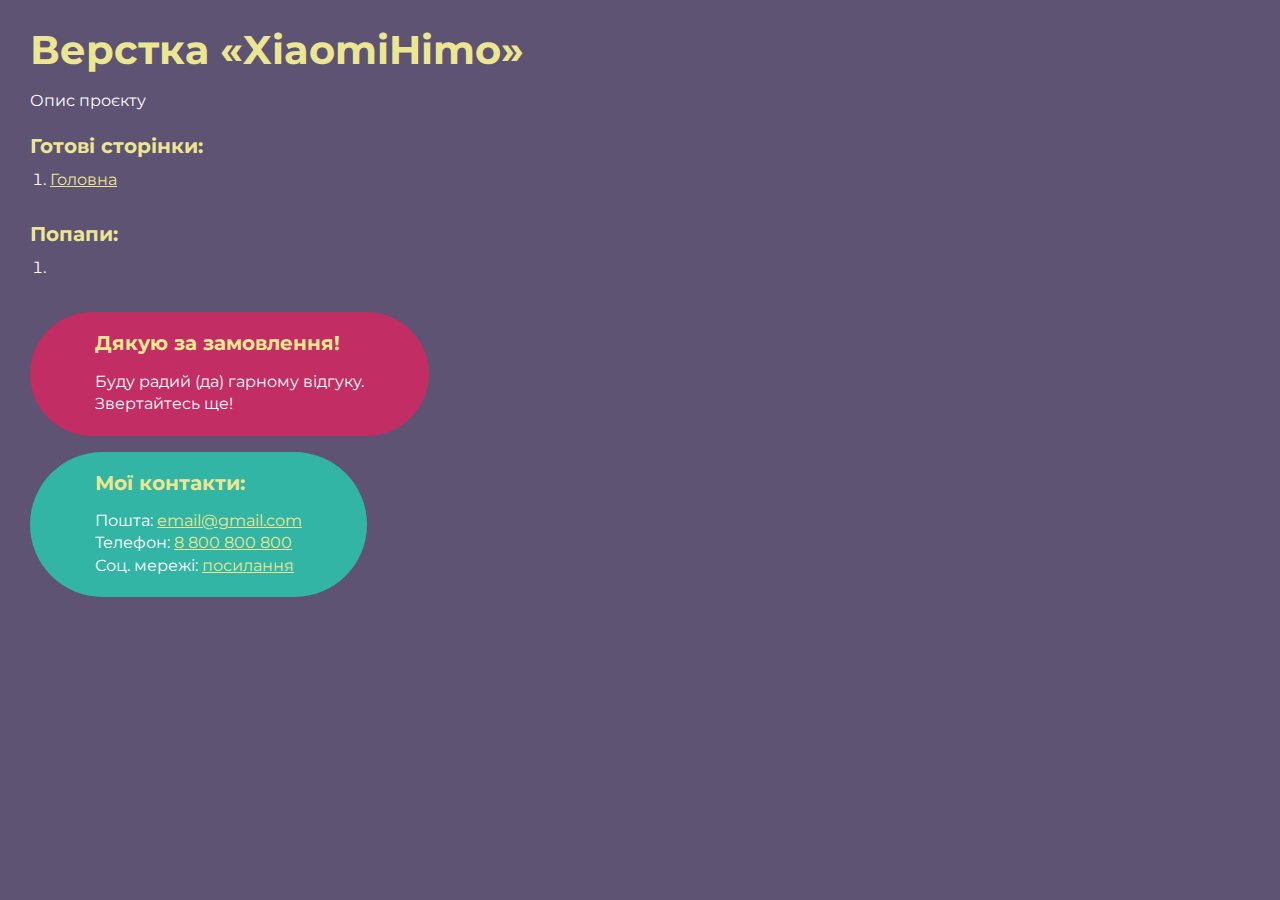
<file: index.html>
<!DOCTYPE html>
<html>

<head>
	<meta charset="UTF-8">
	<meta name="viewport" content="width=device-width, initial-scale=1.0">
	<title>Верстка «XiaomiHimo»</title>
</head>

<body>
	<div class="rootpage">
		<h1>Верстка «XiaomiHimo»</h1>
		<div class="rootpage__info">
			Опис проєкту
		</div>
		<h2>Готові сторінки:</h2>
		<ol class="rootpage__list">
			<li><a target="_blank" href="home.html">Головна</a></li>
		</ol>
		<h2>Попапи:</h2>
		<ol class="rootpage__list">
			<li><a target="_blank" href="home.html#"></a></li>
		</ol>
		<div class="rootpage__tnx">
			<h2>Дякую за замовлення!</h2>
			<p>Буду радий (да) гарному відгуку.</p>
			<p>Звертайтесь ще!</p>
		</div>
		<div class="rootpage__contacts">
			<h2>Мої контакти:</h2>
			<p>Пошта: <a href="mailto:email@gmail.com">email@gmail.com</a></p>
			<p>Телефон: <a href="tel:8800800800">8 800 800 800</a></p>
			<p>Соц. мережі: <a href="">посилання</a></p>
		</div>
	</div>
</body>
<style>
	@charset "UTF-8";
	@import url("https://fonts.googleapis.com/css?family=Montserrat:regular,700&display=swap");

	*,
	*::before,
	*::after {
		padding: 0px;
		margin: 0px;
		border: 0px;
		box-sizing: border-box;
	}

	html,
	body {
		height: 100%;
		margin: 0;
		padding: 0;
		min-width: 320px;
		width: 100%;
		color: #fff;
		background-color: #5e5373;
	}

	body {
		font-family: Montserrat;
		font-size: 100%;
		line-height: 1;
		font-size: 1rem;
	}

	a {
		text-decoration: underline;
		color: #ebe691
	}

	a:visited {
		text-decoration: underline;
		color: #aaa768;
	}

	a:hover {
		text-decoration: none;
	}

	ul li {
		list-style: none;
	}

	img {
		vertical-align: top;
	}

	.wrapper {
		width: 100%;
		min-height: 100%;
		overflow: hidden;
	}

	.rootpage {
		padding: 30px;
		display: flex;
		flex-direction: column;
		align-items: flex-start;
	}

	@media (max-width: 767px) {
		.rootpage {
			padding: 30px 15px;
		}
	}

	h1 {
		color: #ebe691;
		font-size: 2.5rem;
		margin: 0px 0px 1.25rem 0px;
	}

	@media (max-width: 767px) {
		h1 {
			font-size: 1.85rem;
			margin: 0px 0px 1.25rem 0px;
		}
	}

	h2 {
		color: #ebe691;
		font-size: 1.25rem;
		margin: 0px 0px 1rem 0px;
	}

	@media (max-width: 767px) {
		h2 {
			font-size: 1.125rem;
			margin: 0px 0px 1rem 0px;
		}
	}

	.rootpage__info {
		line-height: 140%;
		margin: 0px 0px 1.5rem 0px;
	}

	.rootpage__list {
		margin: 0px 0px 2.25rem 1.25rem;
	}

	.rootpage__list li:not(:last-child) {
		margin: 0px 0px 15px 0px;
	}

	.rootpage__contacts,
	.rootpage__tnx {
		border-radius: 200px;
		padding: 20px 65px;
		line-height: 140%;
	}

	@media (max-width: 767px) {

		.rootpage__contacts,
		.rootpage__tnx {
			border-radius: 40px;
			padding: 20px;
		}
	}

	.rootpage__contacts {
		background: #32b5a4;

	}

	.rootpage__contacts a {
		color: #ebe691;
	}

	.rootpage__tnx {
		background: #c22d63;
		margin: 0px 0px 1rem 0px;
	}
</style>

</html>
</file>
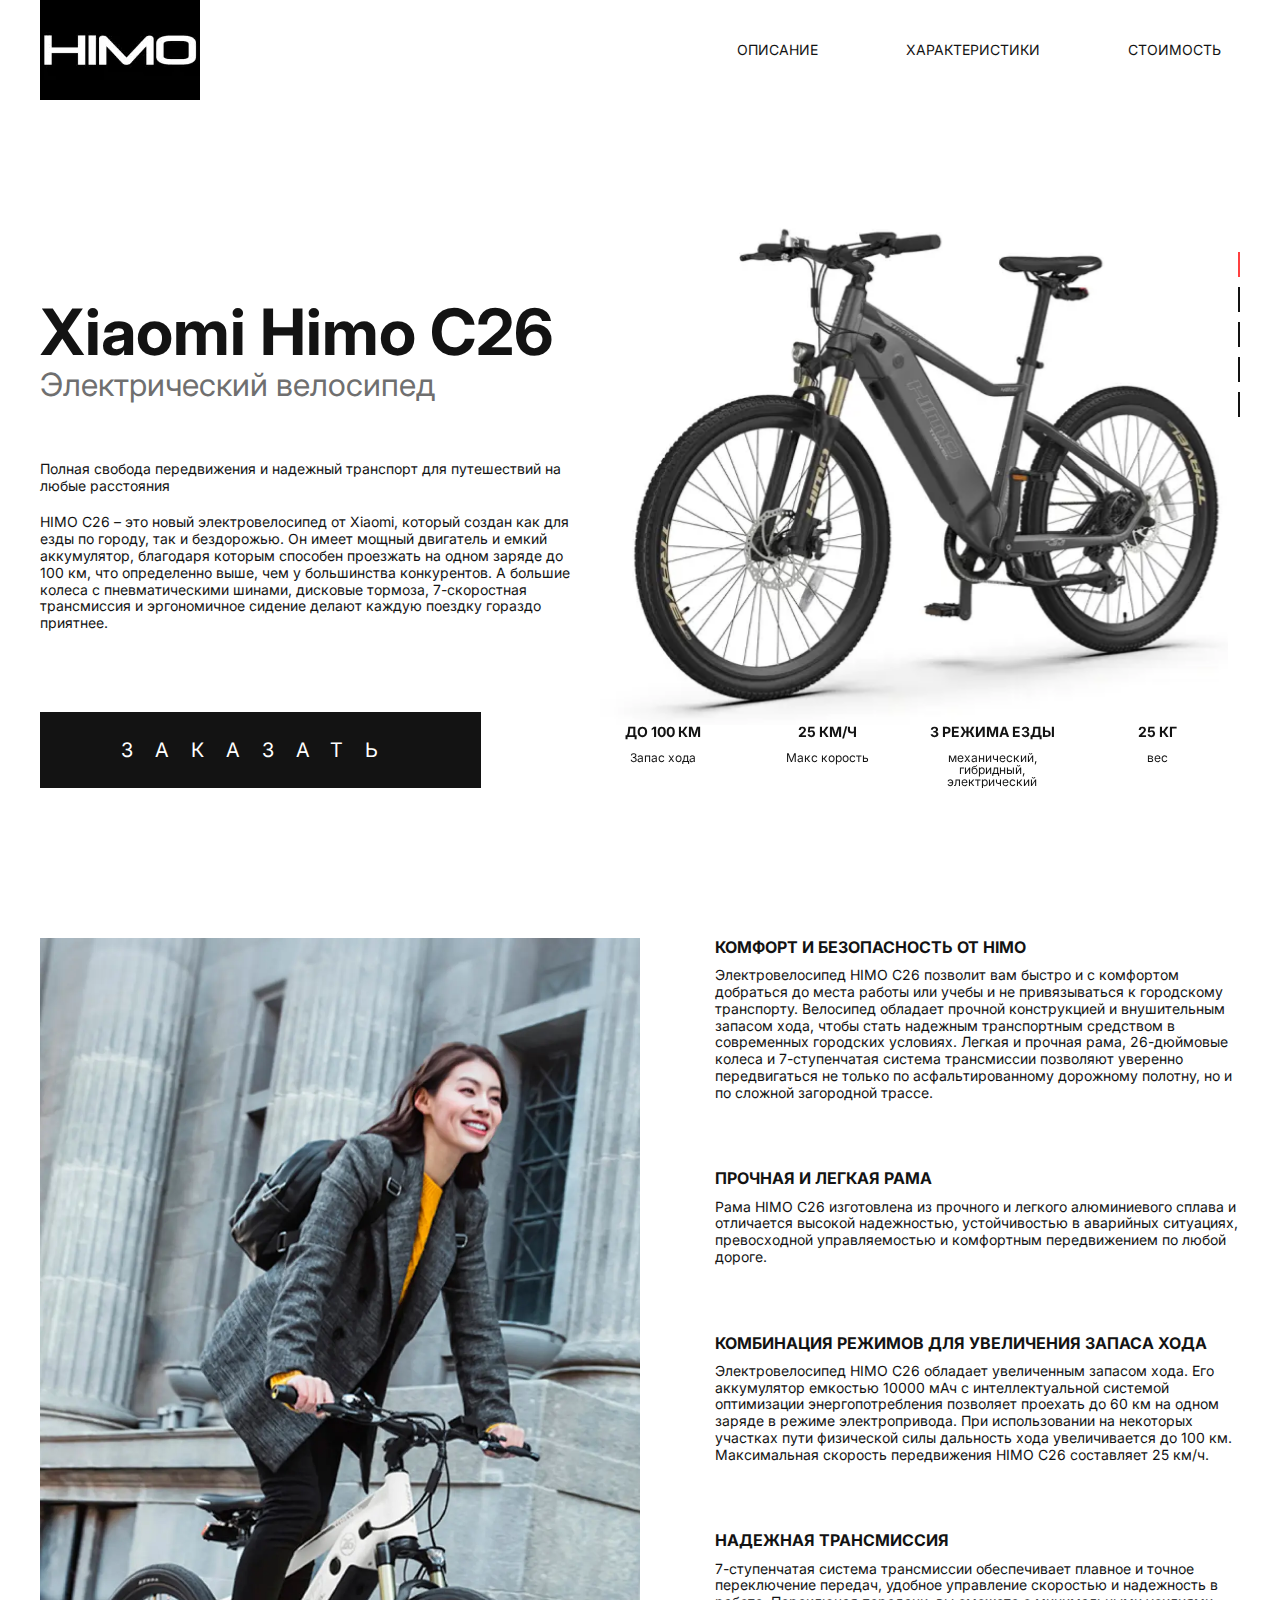
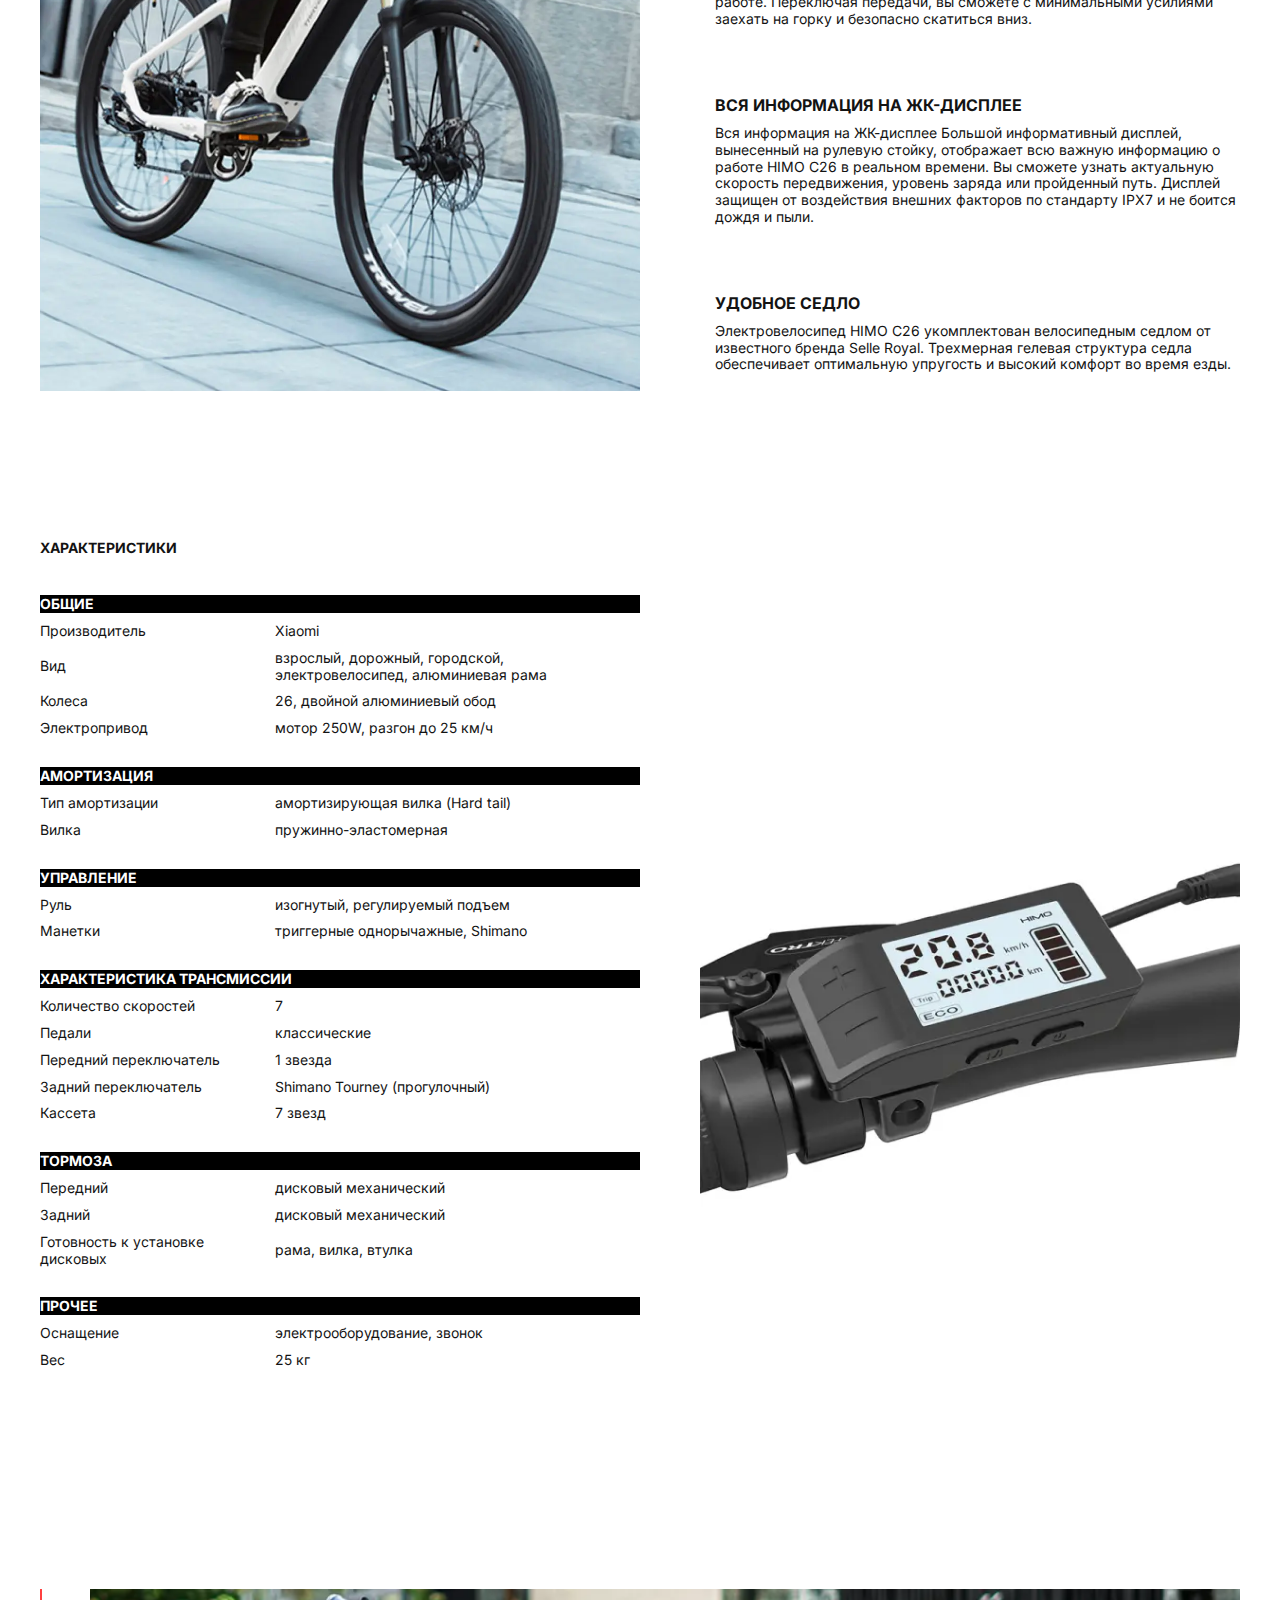
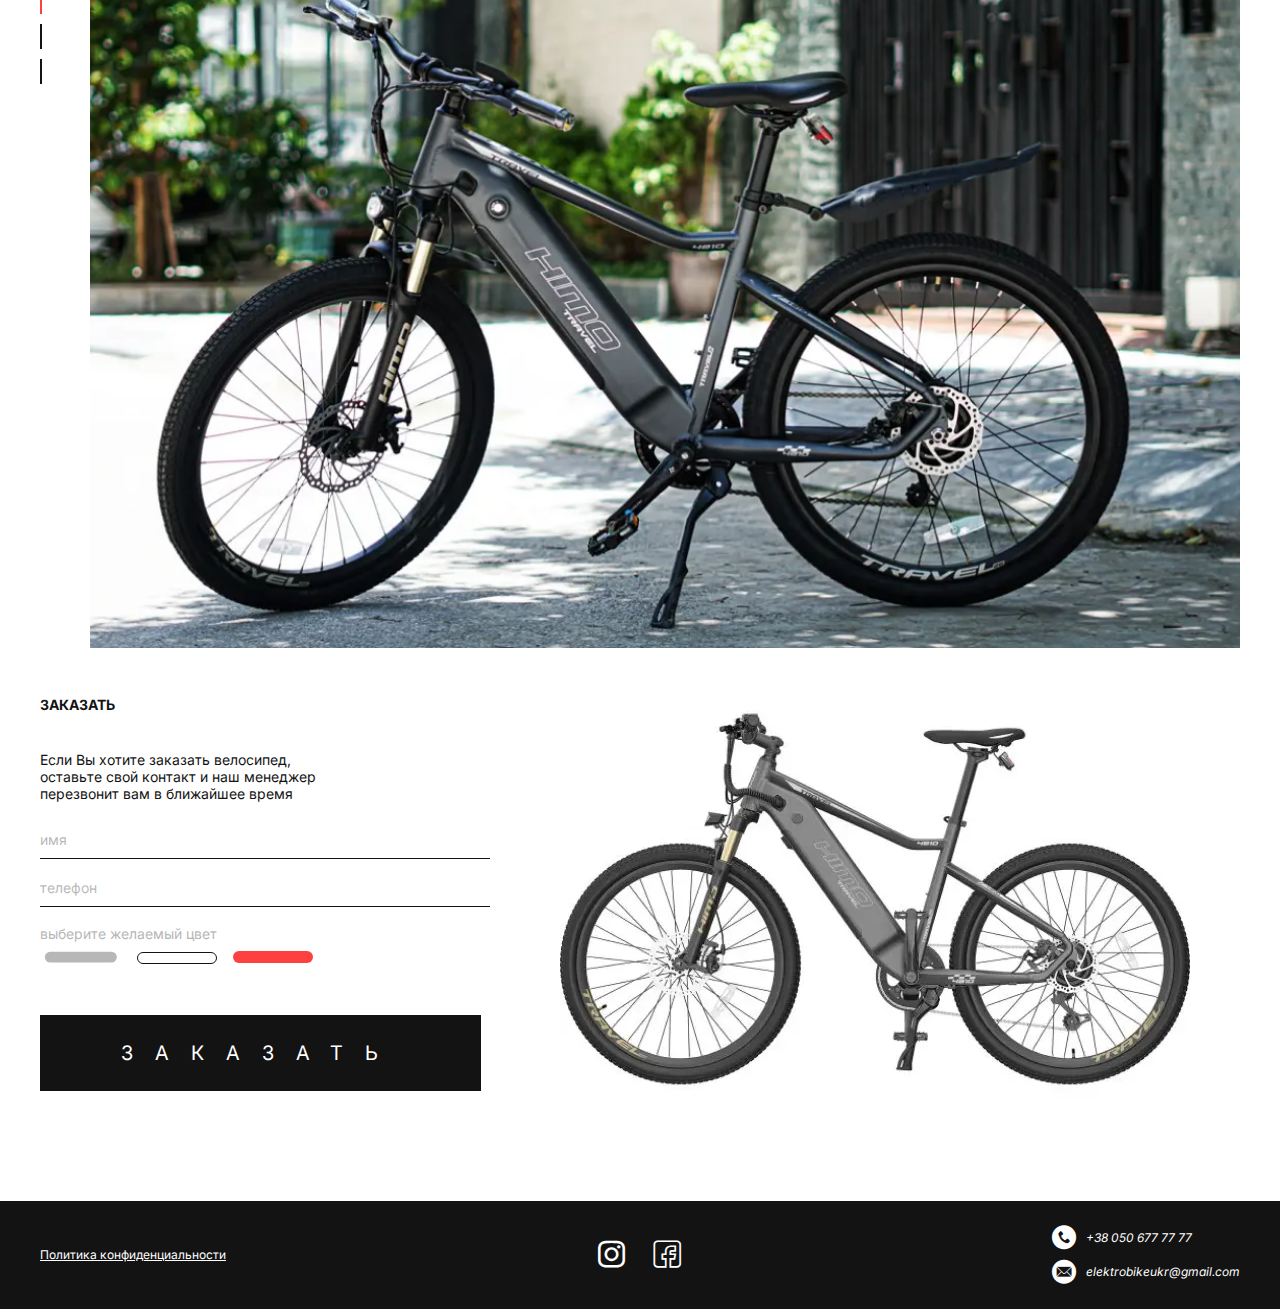
<file: home.html>
<!DOCTYPE html>
<html lang="en">

<head>
	<title>Xiaomi Himo</title>
	<meta charset="UTF-8">
	<meta name="format-detection" content="telephone=no">
	<!-- <style>body{opacity: 0;}</style> -->
	<link rel="stylesheet" href="css/style.min.css?_v=20240309130452">
	<link rel="shortcut icon" href="favicon.ico">
	<!-- <meta name="robots" content="noindex, nofollow"> -->
	<meta name="viewport" content="width=device-width, initial-scale=1.0">
</head>

<body>
	<div class="wrapper">
		<header class="header">
			<div class="header__container">
				<picture><source srcset="img/logo.webp" type="image/webp"><img src="img/logo.png" alt="" class="header__logo"></picture>
				<div class="header__menu menu">
					<button type="button" class="menu__icon icon-menu"><span></span></button>
					<nav class="menu__body">
						<ul class="menu__list">
							<li class="menu__item">
								<a href="#" data-goto-header data-goto=".info" data-goto-speed="1000" class="menu__link">Описание</a>
							</li>
							<li class="menu__item">
								<a href="#" data-goto-header data-goto=".characteristics" data-goto-speed="1000" class="menu__link">Характеристики</a>
							</li>
							<li class="menu__item">
								<a href="#" data-goto-header data-goto=".order" data-goto-speed="1000" class="menu__link">стоимость</a>
							</li>
						</ul>
					</nav>
				</div>
			</div>
		</header>
		<main class="page">
			<section class="page__hero hero">
				<div class="hero__container">
					<div class="hero__content">
						<h1 class="hero__title">
							Xiaomi Himo C26
						</h1>
						<h4 class="hero__label">
							Электрический велосипед
						</h4>

						<div class="hero__text">
							<p>
								Полная свобода передвижения и надежный транспорт для путешествий на любые расстояния
							</p>
							<p>
								HIMO C26 – это новый электровелосипед от Xiaomi, который создан как для езды по городу, так и
								бездорожью. Он имеет
								мощный двигатель и емкий аккумулятор, благодаря которым способен проезжать на одном заряде до
								100
								км, что определенно
								выше, чем у большинства конкурентов. А большие колеса с пневматическими шинами, дисковые
								тормоза,
								7-скоростная
								трансмиссия и эргономичное сидение делают каждую поездку гораздо приятнее.
							</p>
						</div>
						<a href="#!" class="button">ЗАКАЗАТЬ</a>
					</div>
					<!-- Оболонка слайдера -->
					<div class="hero__slider slider-hero swiper">
						<!-- Частина слайдера, що рухається -->
						<div class="slider-hero__wrapper swiper-wrapper">
							<!-- Слайд -->
							<div class="slider-hero__slide swiper-slide">
								<picture><source srcset="img/heroSlider/mainSlide.webp" type="image/webp"><img src="img/heroSlider/mainSlide.jpg" alt="mainSlide" data-swiper-parallax="-500" data-swiper-parallax-duration="300" class="slider-hero__image"></picture>
								<div class="slider-hero__info info-slider" data-swiper-parallax-opacity="0.2">
									<ul class="info-slider__list" data-swiper-parallax="-100">
										<li class="info-slider__item info-slider__item--head">до 100 км</li>
										<li class="info-slider__item">Запас хода</li>
									</ul>
									<ul class="info-slider__list" data-swiper-parallax="-200">
										<li class="info-slider__item info-slider__item--head">25 км/ч</li>
										<li class="info-slider__item">Макс корость</li>
									</ul>
									<ul class="info-slider__list" data-swiper-parallax="-300">
										<li class="info-slider__item info-slider__item--head">3 режима езды</li>
										<li class="info-slider__item">механический, гибридный, <br> электрический</li>
									</ul>
									<ul class="info-slider__list" data-swiper-parallax="-400">
										<li class="info-slider__item info-slider__item--head">25 кг</li>
										<li class="info-slider__item">вес</li>
									</ul>
								</div>
							</div>
							<div class="slider-hero__slide swiper-slide">
								<picture><source srcset="img/heroSlider/slide_2.webp" type="image/webp"><img src="img/heroSlider/slide_2.jpg" alt="slide_2" data-swiper-parallax="-500" data-swiper-parallax-duration="300" class="slider-hero__image"></picture>
								<div class="slider-hero__info info-slider" data-swiper-parallax-opacity="0.2">
									<ul class="info-slider__list" data-swiper-parallax="-100">
										<li class="info-slider__item info-slider__item--head">до 100 км</li>
										<li class="info-slider__item">Запас хода</li>
									</ul>
									<ul class="info-slider__list" data-swiper-parallax="-200">
										<li class="info-slider__item info-slider__item--head">25 км/ч</li>
										<li class="info-slider__item">Макс корость</li>
									</ul>
									<ul class="info-slider__list" data-swiper-parallax="-300">
										<li class="info-slider__item info-slider__item--head">3 режима езды</li>
										<li class="info-slider__item">механический, гибридный, <br> электрический</li>
									</ul>
									<ul class="info-slider__list" data-swiper-parallax="-400">
										<li class="info-slider__item info-slider__item--head">25 кг</li>
										<li class="info-slider__item">вес</li>
									</ul>
								</div>
							</div>
							<div class="slider-hero__slide swiper-slide">
								<picture><source srcset="img/heroSlider/slide_3.webp" type="image/webp"><img src="img/heroSlider/slide_3.jpg" alt="slide_3" data-swiper-parallax="-500" data-swiper-parallax-duration="300" class="slider-hero__image"></picture>
								<div class="slider-hero__info info-slider" data-swiper-parallax-opacity="0.2">
									<ul class="info-slider__list" data-swiper-parallax="-100">
										<li class="info-slider__item info-slider__item--head">до 100 км</li>
										<li class="info-slider__item">Запас хода</li>
									</ul>
									<ul class="info-slider__list" data-swiper-parallax="-200">
										<li class="info-slider__item info-slider__item--head">25 км/ч</li>
										<li class="info-slider__item">Макс корость</li>
									</ul>
									<ul class="info-slider__list" data-swiper-parallax="-300">
										<li class="info-slider__item info-slider__item--head">3 режима езды</li>
										<li class="info-slider__item">механический, гибридный, <br> электрический</li>
									</ul>
									<ul class="info-slider__list" data-swiper-parallax="-400">
										<li class="info-slider__item info-slider__item--head">25 кг</li>
										<li class="info-slider__item">вес</li>
									</ul>
								</div>
							</div>
							<div class="slider-hero__slide swiper-slide">
								<picture><source srcset="img/heroSlider/slide_4.webp" type="image/webp"><img src="img/heroSlider/slide_4.jpg" alt="slide_4" data-swiper-parallax="-500" data-swiper-parallax-duration="300" class="slider-hero__image"></picture>
								<div class="slider-hero__info info-slider" data-swiper-parallax-opacity="0.2">
									<ul class="info-slider__list" data-swiper-parallax="-100">
										<li class="info-slider__item info-slider__item--head">до 100 км</li>
										<li class="info-slider__item">Запас хода</li>
									</ul>
									<ul class="info-slider__list" data-swiper-parallax="-200">
										<li class="info-slider__item info-slider__item--head">25 км/ч</li>
										<li class="info-slider__item">Макс корость</li>
									</ul>
									<ul class="info-slider__list" data-swiper-parallax="-300">
										<li class="info-slider__item info-slider__item--head">3 режима езды</li>
										<li class="info-slider__item">механический, гибридный, <br> электрический</li>
									</ul>
									<ul class="info-slider__list" data-swiper-parallax="-400">
										<li class="info-slider__item info-slider__item--head">25 кг</li>
										<li class="info-slider__item">вес</li>
									</ul>
								</div>
							</div>
							<div class="slider-hero__slide swiper-slide">
								<picture><source srcset="img/heroSlider/slide_5.webp" type="image/webp"><img src="img/heroSlider/slide_5.jpg" alt="slide_5" data-swiper-parallax="-500" data-swiper-parallax-duration="300" class="slider-hero__image"></picture>
								<div class="slider-hero__info info-slider" data-swiper-parallax-opacity="0.2">
									<ul class="info-slider__list" data-swiper-parallax="-100">
										<li class="info-slider__item info-slider__item--head">до 100 км</li>
										<li class="info-slider__item">Запас хода</li>
									</ul>
									<ul class="info-slider__list" data-swiper-parallax="-200">
										<li class="info-slider__item info-slider__item--head">25 км/ч</li>
										<li class="info-slider__item">Макс корость</li>
									</ul>
									<ul class="info-slider__list" data-swiper-parallax="-300">
										<li class="info-slider__item info-slider__item--head">3 режима езды</li>
										<li class="info-slider__item">механический, гибридный, <br> электрический</li>
									</ul>
									<ul class="info-slider__list" data-swiper-parallax="-400">
										<li class="info-slider__item info-slider__item--head">25 кг</li>
										<li class="info-slider__item">вес</li>
									</ul>
								</div>
							</div>
						</div>
						<!-- Якщо потрібна пагінація -->
						<div class="swiper-pagination"></div>
					</div>
				</div>
			</section>
			<section class="page__info info">
				<div class="info__container">
					<picture><source srcset="img/infoSection/info-image.webp" type="image/webp"><img src="img/infoSection/info-image.jpg" alt="info-image" class="info__image"></picture>
					<div class="info__content">
						<div class="info__text">
							<h3>
								Комфорт и безопасность от HIMO
							</h3>
							<p>
								Электровелосипед HIMO C26 позволит вам быстро и с комфортом добраться до места работы
								или
								учебы и не привязываться к
								городскому транспорту. Велосипед обладает прочной конструкцией и внушительным запасом
								хода,
								чтобы стать надежным
								транспортным средством в современных городских условиях. Легкая и прочная рама,
								26-дюймовые
								колеса и 7-ступенчатая
								система трансмиссии позволяют уверенно передвигаться не только по асфальтированному
								дорожному полотну, но и по сложной
								загородной трассе.
							</p>
						</div>
						<div class="info__text">
							<h3>
								Прочная и легкая рама
							</h3>
							<p>
								Рама HIMO C26 изготовлена из прочного и легкого алюминиевого сплава и отличается высокой
								надежностью, устойчивостью в
								аварийных ситуациях, превосходной управляемостью и комфортным передвижением по любой
								дороге.
							</p>
						</div>
						<div class="info__text">
							<h3>
								Комбинация режимов для увеличения запаса хода
							</h3>
							<p>
								Электровелосипед HIMO C26 обладает увеличенным запасом хода. Его аккумулятор емкостью
								10000
								мАч с интеллектуальной
								системой оптимизации энергопотребления позволяет проехать до 60 км на одном заряде в
								режиме
								электропривода. При
								использовании на некоторых участках пути физической силы дальность хода увеличивается до
								100
								км. Максимальная скорость
								передвижения HIMO C26 составляет 25 км/ч.
							</p>
						</div>
						<div class="info__text">
							<h3>
								Надежная трансмиссия
							</h3>
							<p>
								7-ступенчатая система трансмиссии обеспечивает плавное и точное переключение передач,
								удобное управление скоростью и
								надежность в работе. Переключая передачи, вы сможете с минимальными усилиями заехать на
								горку и безопасно скатиться
								вниз.
							</p>
						</div>
						<div class="info__text">
							<h3>
								Вся информация на ЖК-дисплее
							</h3>
							<p>
								Вся информация на ЖК-дисплее
								Большой информативный дисплей, вынесенный на рулевую стойку, отображает всю важную
								информацию о работе HIMO C26 в
								реальном времени. Вы сможете узнать актуальную скорость передвижения, уровень заряда или
								пройденный путь. Дисплей
								защищен от воздействия внешних факторов по стандарту IPX7 и не боится дождя и пыли.
							</p>
						</div>
						<div class="info__text">
							<h3>
								Удобное седло
							</h3>
							<p>
								Электровелосипед HIMO C26 укомплектован велосипедным седлом от известного бренда Selle
								Royal. Трехмерная гелевая
								структура седла обеспечивает оптимальную упругость и высокий комфорт во время езды.
							</p>
						</div>

					</div>
				</div>
			</section>
			<section class="page__characteristics characteristics">
				<div class="characteristics__container">
					<h2 class="characteristics__title title">ХАрактеристики</h2>
					<div class="characteristics__inner">
						<table class="characteristics__table-info table-info">
							<tr>
								<th colspan="2">Общие</th>
							</tr>
							<tr>
								<td class="table-info__td-pt">Производитель</td>
								<td class="table-info__td-pt">Xiaomi</td>
							</tr>
							<tr>
								<td>Вид</td>
								<td>взрослый, дорожный, городской, электровелосипед, алюминиевая рама</td>
							</tr>
							<tr>
								<td>Колеса</td>
								<td>26, двойной алюминиевый обод</td>
							</tr>
							<tr>
								<td class="table-info__td-pb">Электропривод</td>
								<td class="table-info__td-pb">мотор 250W, разгон до 25 км/ч</td>
							</tr>
							<tr>
								<th colspan="2">амортизация</th>
							</tr>
							<tr>
								<td class="table-info__td-pt">Тип амортизации</td>
								<td class="table-info__td-pt">амортизирующая вилка (Hard tail)</td>
							</tr>
							<tr>
								<td class="table-info__td-pb">Вилка</td>
								<td class="table-info__td-pb">пружинно-эластомерная</td>
							</tr>
							<tr>
								<th colspan="2">управление</th>
							</tr>
							<tr>
								<td class="table-info__td-pt">Руль</td>
								<td class="table-info__td-pt">изогнутый, регулируемый подъем</td>
							</tr>
							<tr>
								<td class="table-info__td-pb">Манетки</td>
								<td class="table-info__td-pb">триггерные однорычажные, Shimano</td>
							</tr>
							<tr>
								<th colspan="2">характеристика трансмиссии</th>
							</tr>
							<tr>
								<td class="table-info__td-pt">Количество скоростей</td>
								<td class="table-info__td-pt">7</td>
							</tr>
							<tr>
								<td>Педали</td>
								<td>классические</td>
							</tr>
							<tr>
								<td>Передний переключатель</td>
								<td>1 звезда</td>
							</tr>
							<tr>
								<td>Задний переключатель</td>
								<td>Shimano Tourney (прогулочный)</td>
							</tr>
							<tr>
								<td class="table-info__td-pb">Кассета</td>
								<td class="table-info__td-pb">7 звезд</td>
							</tr>
							<tr>
								<th colspan="2">тормоза</th>
							</tr>
							<tr>
								<td class="table-info__td-pt">Передний</td>
								<td class="table-info__td-pt">дисковый механический</td>
							</tr>
							<tr>
								<td>Задний</td>
								<td>дисковый механический</td>

							</tr>
							<tr>
								<td class="table-info__td-pb">Готовность к установке дисковых</td>
								<td class="table-info__td-pb">рама, вилка, втулка</td>
							</tr>
							<tr>
								<th colspan="2">прочее</th>
							</tr>
							<tr>
								<td class="table-info__td-pt">Оснащение</td>
								<td class="table-info__td-pt">электрооборудование, звонок</td>
							</tr>
							<tr>
								<td class="table-info__td-pb">Вес</td>
								<td class="table-info__td-pb">25 кг</td>
							</tr>
						</table>
						<picture><source srcset="img/infoSection/charakteristik-image.webp" type="image/webp"><img src="img/infoSection/charakteristik-image.jpg" alt="characteristics__table-info" class="characteristics__image"></picture>
					</div>
				</div>
			</section>
			<div class="page__full-slider full-slider">
				<div class="full-slider__container">
					<!-- Оболонка слайдера -->
					<div class="full-slider__slider swiper">
						<!-- Частина слайдера, що рухається -->
						<div class="full-slider__wrapper swiper-wrapper">
							<!-- Слайд -->
							<div class="full-slider__slide swiper-slide">
								<picture><source srcset="img/second-slider/slide_1.webp" type="image/webp"><img src="img/second-slider/slide_1.jpg" alt="slide_1" class="full-slider__image"></picture>
							</div>
							<div class="full-slider__slide swiper-slide">
								<picture><source srcset="img/second-slider/slide_2.webp" type="image/webp"><img src="img/second-slider/slide_2.jpg" alt="slide_2" class="full-slider__image"></picture>
							</div>
							<div class="full-slider__slide swiper-slide">
								<picture><source srcset="img/second-slider/slide_3.webp" type="image/webp"><img src="img/second-slider/slide_3.jpg" alt="slide_3" class="full-slider__image"></picture>
							</div>
						</div>
						<!-- Якщо потрібна пагінація -->
						<div class="swiper-pagination"></div>
					</div>
				</div>
			</div>
			<section class="page__order order">
				<div class="order__container">
					<div class="order__inner">
						<form action="#" class="order__form form">
							<h2 class="form__title title">Заказать</h2>

							<p class="form__info">
								Если Вы хотите заказать велосипед, <br> оставьте свой контакт и наш менеджер <br>
								перезвонит вам в
								ближайшее время
							</p>
							<input data-validate autocomplete="off" type="text" name="form[]" data-error="Помилка" placeholder="имя" class="input input--margin">
							<input data-validate autocomplete="off" type="number" name="form[]" data-error="Помилка" placeholder="телефон" class="input input--margin">

							<div class="form__type">
								<h4 class="form__label-type">выберите желаемый цвет</h4>
								<div class="select-color__slider swiper">
									<div class="select-color__wrapper swiper-wrapper">
										<div class="select-color__slide swiper-slide swiper-slide-visible swiper-slide-fully-visible swiper-slide-active" style="width: 80px;">
											<button type="button" class="select-color__btn" style="--color-bg:#6f6f6f"></button>
										</div>
										<div class="select-color__slide swiper-slide swiper-slide-visible swiper-slide-fully-visible swiper-slide-active" style="width: 80px;">
											<button type="button" class="select-color__btn" style="--color-bg:#fff;--border:1px solid #131313"></button>
										</div>
										<div class="select-color__slide swiper-slide swiper-slide-visible swiper-slide-fully-visible swiper-slide-active" style="width: 80px;">
											<button type="button" class="select-color__btn" style="--color-bg:#ff4040"></button>
										</div>
									</div>
								</div>
							</div>
							<button type="button" class="button">ЗАКАЗАТЬ</button>

						</form>
						<div data-da=".order__form.form, 991, 4" class="order__slider swiper">
							<div class="order__wrapper swiper-wrapper">
								<div class="order__slide swiper-slide">
									<!-- <span class="order__price">32 999 грн.</span> -->
									<picture><source srcset="img/footer-slider/slide_1.webp" type="image/webp"><img src="img/footer-slider/slide_1.jpg" alt="slide_2"></picture>
								</div>
								<div class="order__slide swiper-slide">
									<!-- <span class="order__price">33 999 грн.</span> -->
									<picture><source srcset="img/footer-slider/slide_2.webp" type="image/webp"><img src="img/footer-slider/slide_2.jpg" alt="slide_2"></picture>
								</div>
								<div class="order__slide swiper-slide">
									<!-- <span class="order__price">34 999 грн.</span> -->
									<picture><source srcset="img/footer-slider/slide_3.webp" type="image/webp"><img src="img/footer-slider/slide_3.jpg" alt="slide_3"></picture>
								</div>
							</div>
						</div>
					</div>
				</div>
			</section>
			<!-- <a href="#!" class="button">ЗАКАЗАТЬ</a>
<h2 class="title">ХАрактеристики</h2> -->

		</main>
		<footer class="footer">
			<div class="footer__container">
				<a href="#!" class="footer__policy">
					Политика конфиденциальности
				</a>
				<div class="footer__social social-footer">
					<a href="#!" class="social-footer__link _icon-instagram"></a>
					<a href="#!" class="social-footer__link _icon-s-fc"></a>
				</div>
				<address class="footer__contact contact-footer">
					<a href="tell:+380506777777" class="contact-footer__tell _icon-tell">
						+38 050 677 77 77
					</a>
					<a href="mailto:elektrobikeukr@gmail.com" class="contact-footer__mail _icon-mail">
						elektrobikeukr@gmail.com
					</a>
				</address>
			</div>
		</footer>
	</div>
	<script src="js/app.min.js?_v=20240309130452"></script>
</body>

</html>
</file>
<file: css/style.min.css>
@import url(https://fonts.googleapis.com/css?family=Inter:regular,700&display=swap);@font-face{font-family:icons;font-display:swap;src:url(../fonts/icons.woff2) format("woff2"),url(../fonts/icons.woff) format("woff");font-weight:400;font-style:normal}[class*=_icon-]:before{font-family:icons;font-style:normal;font-weight:400;font-variant:normal;text-transform:none;line-height:1;-webkit-font-smoothing:antialiased;-moz-osx-font-smoothing:grayscale}[class*=_icon-]:before{display:block}._icon-mail:before{content:"\e900"}._icon-tell:before{content:"\e901"}._icon-s-fc:before{content:"\e902"}._icon-instagram:before{content:"\e903"}*{padding:0;margin:0;border:0}*,*::after,*::before{box-sizing:border-box}*::after,*::before{display:inline-block}body,html{height:100%;min-width:320px}body{color:#131313;line-height:1;font-family:Inter,sans-serif;font-size:.875rem;-ms-text-size-adjust:100%;-moz-text-size-adjust:100%;-webkit-text-size-adjust:100%;-webkit-font-smoothing:antialiased;-moz-osx-font-smoothing:grayscale}button,input,textarea{font-family:Inter,sans-serif;font-size:inherit;line-height:inherit;color:inherit;background-color:transparent}input,textarea{width:100%}button,option,select{cursor:pointer}a{display:inline-block;color:inherit;text-decoration:none}ul li{list-style:none}img{vertical-align:top}h1,h2,h3,h4,h5,h6{font-weight:inherit;font-size:inherit}.lock body{overflow:hidden;touch-action:none;-ms-scroll-chaining:none;overscroll-behavior:none}.wrapper{min-height:100%;display:flex;flex-direction:column;overflow:hidden}@supports (overflow:clip){.wrapper{overflow:clip}}.wrapper > main{flex:1 1 auto}.wrapper > *{min-width:0}[class*=__container]{max-width:76.875rem;margin:0 auto;padding:0 .9375rem}input[type=email],input[type=tel],input[type=text],textarea{-webkit-appearance:none;appearance:none}.input{border-radius:0!important;width:100%;display:block;padding:0 20px;color:#131313;border-bottom:1px solid #131313;caret-color:inherit}.input--margin:not(:last-child){margin-bottom:1.25rem}.input[placeholder]:not([data-placeholder-nohiden])::-webkit-input-placeholder{-webkit-transition:opacity .3s;transition:opacity .3s}.input[placeholder]:not([data-placeholder-nohiden]):-ms-input-placeholder{-ms-transition:opacity .3s;transition:opacity .3s}.input[placeholder]:not([data-placeholder-nohiden])::-ms-input-placeholder{-ms-transition:opacity .3s;transition:opacity .3s}.input[placeholder]:not([data-placeholder-nohiden])::placeholder{transition:opacity .3s}.input[placeholder]:not([data-placeholder-nohiden]):focus::-webkit-input-placeholder{opacity:0}.input[placeholder]:not([data-placeholder-nohiden]):focus:-ms-input-placeholder{opacity:0}.input[placeholder]:not([data-placeholder-nohiden]):focus::-ms-input-placeholder{opacity:0}.input[placeholder]:not([data-placeholder-nohiden]):focus::placeholder{opacity:0}.input[placeholder]{padding-left:0;padding-bottom:10px}.input[placeholder]::-webkit-input-placeholder{color:rgba(111,111,111,.5)}.input[placeholder]:-ms-input-placeholder{color:rgba(111,111,111,.5)}.input[placeholder]::-ms-input-placeholder{color:rgba(111,111,111,.5)}.input[placeholder]::placeholder{color:rgba(111,111,111,.5)}textarea.input{resize:none;padding:0 0}.options{display:flex}.options__item{position:relative;cursor:pointer}.options__item:not(:last-child){margin-bottom:em(5)}.options__input{width:0;height:0;opacity:0;position:absolute}.options__input:focus-visible + .options__label:before{box-shadow:0 0 5px #000}.options__input:checked + .options__label:before{-webkit-transform:scale(.8);transform:scale(.8)}.options__input--border:checked + .options__label:before{-webkit-transform:scale(.8);transform:scale(.8);box-shadow:.125rem .125rem .3125rem #bfbfbf}.options__label{display:inline-flex;align-items:center;cursor:pointer;gap:10px}.options__label:before{content:"";align-self:flex-start;width:5rem;height:.75rem;flex:0 0 5rem;border-radius:1.875rem;-webkit-transform:scale(1);transform:scale(1);background-color:var(--colo-bg);transition:all .3s ease-in-out}.options__label--border{border-radius:1.875rem;background-color:var(--colo-bg);-webkit-transform:scale(1);transform:scale(1);border:1px solid #6f6f6f}.menu__icon{position:relative;z-index:2}.menu__list{display:flex;align-items:center;flex-wrap:wrap;row-gap:.3125rem}.menu__link{padding:2.625rem 1.1875rem;transition:all .3s ease-in-out;text-transform:uppercase}.icon-menu{display:none}.ibg{width:100%;height:100%;-o-object-fit:cover;object-fit:cover}.ibg--top{-o-object-position:top;object-position:top}.ibg--bottom{-o-object-position:bottom;object-position:bottom}.ibg--left{-o-object-position:left;object-position:left}.ibg--right{-o-object-position:right;object-position:right}.ibg--contain{-o-object-fit:contain;object-fit:contain}.button{background-color:#131313;color:#fff;padding-top:1.75rem;padding-bottom:1.75rem;font-size:1.25rem;text-transform:uppercase;transition:all .3s ease-in-out}.title{font-weight:700;text-transform:uppercase}.header{position:fixed;top:0;left:0;width:100%;z-index:50;background-color:#fff}.header__container{display:flex;justify-content:space-between;align-items:center;padding-bottom:.625rem}.header__logo{position:relative;z-index:2}.footer{background-color:#131313;color:#fff}.footer__container{padding-top:1.5625rem;padding-bottom:1.5625rem;display:flex;justify-content:space-between;align-items:center;-webkit-column-gap:.9375rem;-moz-column-gap:.9375rem;column-gap:.9375rem;row-gap:1.875rem;flex-wrap:wrap}.footer__policy{font-size:.75rem;text-decoration:underline;transition:all .3s ease-in-out}.social-footer{display:flex;align-items:center}.social-footer__link::before{transition:all .3s ease-in-out;font-size:1.6875rem}.contact-footer{display:flex;flex-direction:column;row-gap:.625rem}.contact-footer a{font-size:.75rem;display:flex;align-items:center;-webkit-column-gap:.625rem;-moz-column-gap:.625rem;column-gap:.625rem;transition:all .3s ease-in-out}.contact-footer a::before{font-size:1.5rem}.page__full-slider{margin-bottom:3.125rem}.info__container{display:flex}.info__image{flex:0 1 50%;aspect-ratio:600/1053;max-width:37.5rem;-o-object-fit:cover;object-fit:cover}.info__content{flex:1 1 50%;display:grid}.info__text h3{font-size:1rem;font-weight:700;text-transform:uppercase;line-height:1.2}.info__text h3:not(:last-child){margin-bottom:.625rem}.info__text p{line-height:1.2}.info__text p:not(:last-child){margin-bottom:.625rem}.characteristics__inner{display:flex;align-items:center}.characteristics__table-info{width:100%;border-collapse:collapse;align-self:flex-start;overflow:auto}.characteristics__table-info:not(:last-child){margin-bottom:2.5rem}.characteristics__table-info th{text-align:left;font-weight:700;text-transform:uppercase;background-color:#000;color:#fff;padding:.125rem 0}.characteristics__table-info td{line-height:1.2;padding-bottom:.625rem}.characteristics__table-info td.table-info__td-pt{padding-top:.625rem}.characteristics__image{aspect-ratio:570/401;-o-object-fit:cover;object-fit:cover;width:100%}.full-slider__image{aspect-ratio:1150/632;-o-object-fit:cover;object-fit:cover;width:100%}.order__inner{display:flex;justify-content:space-between;align-items:flex-start}.order__slide{width:100%}.form__info{line-height:120%}.form__info:not(:last-child){margin-bottom:1.8125rem}.form__type{width:100%;max-width:18.125rem}.form__label-type{color:#6f6f6f;opacity:.5}.form__label-type:not(:last-child){margin-bottom:.625rem}.select-color__slide{transition:all .4s ease-in-out}.select-color__slide.swiper-slide.swiper-slide-visible.swiper-slide-fully-visible.swiper-slide-active.swiper-slide-thumb-active,.select-color__slide.swiper-slide.swiper-slide-visible.swiper-slide-fully-visible.swiper-slide-next.swiper-slide-thumb-active,.select-color__slide.swiper-slide.swiper-slide-visible.swiper-slide-fully-visible.swiper-slide-thumb-active{-webkit-transform:scale(.9);transform:scale(.9);opacity:.5}.select-color__btn{width:5rem;height:.75rem;flex:0 0 5rem;border-radius:1.875rem;background-color:var(--color-bg);border:var(--border)}.hero__container{display:flex;align-items:flex-end;flex-wrap:wrap;row-gap:3.125rem}.hero__content{flex:1 1 100%}.hero__title{font-size:4rem;font-weight:700}.hero__title:not(:last-child){margin-bottom:.3125rem}.hero__label{font-size:2rem;color:#6f6f6f}.hero__text{line-height:1.2}.hero__text p:not(:last-child){margin-bottom:1.25rem}.slider-hero__image{aspect-ratio:640/525;-o-object-fit:cover;object-fit:cover;width:100%}.slider-hero__image:not(:last-child){margin-bottom:1.5625rem}.info-slider{width:calc(100% - 1.25rem);display:grid;grid-template-columns:repeat(auto-fill,minmax(7.5rem,1fr));text-align:center;row-gap:1.875rem}.info-slider__item{font-size:.75rem}.info-slider__item--head{font-size:.875rem;font-weight:700;text-transform:uppercase}.info-slider__item--head:not(:last-child){margin-bottom:.8125rem}.swiper{overflow:hidden}.swiper-initialized{touch-action:pan-y}.swiper-wrapper{width:100%;height:100%;box-sizing:content-box;display:flex;position:relative}.swiper-vertical .swiper-wrapper{flex-direction:column}.swiper-autoheight .swiper-wrapper{align-items:flex-start}.swiper-initialized .swiper-slide{flex-shrink:0}.swiper-android .swiper-slide,.swiper-android .swiper-wrapper{-webkit-transform:translate3d(0,0,0);transform:translate3d(0,0,0)}.swiper-button-lock{display:none!important}@font-face{font-family:swiper-icons;src:url("data:application/font-woff;charset=utf-8;base64, [base64]//wADZ2x5ZgAAAywAAADMAAAD2MHtryVoZWFkAAABbAAAADAAAAA2E2+eoWhoZWEAAAGcAAAAHwAAACQC9gDzaG10eAAAAigAAAAZAAAArgJkABFsb2NhAAAC0AAAAFoAAABaFQAUGG1heHAAAAG8AAAAHwAAACAAcABAbmFtZQAAA/gAAAE5AAACXvFdBwlwb3N0AAAFNAAAAGIAAACE5s74hXjaY2BkYGAAYpf5Hu/j+W2+MnAzMYDAzaX6QjD6/4//Bxj5GA8AuRwMYGkAPywL13jaY2BkYGA88P8Agx4j+/8fQDYfA1AEBWgDAIB2BOoAeNpjYGRgYNBh4GdgYgABEMnIABJzYNADCQAACWgAsQB42mNgYfzCOIGBlYGB0YcxjYGBwR1Kf2WQZGhhYGBiYGVmgAFGBiQQkOaawtDAoMBQxXjg/wEGPcYDDA4wNUA2CCgwsAAAO4EL6gAAeNpj2M0gyAACqxgGNWBkZ2D4/wMA+xkDdgAAAHjaY2BgYGaAYBkGRgYQiAHyGMF8FgYHIM3DwMHABGQrMOgyWDLEM1T9/w8UBfEMgLzE////P/5//f/V/xv+r4eaAAeMbAxwIUYmIMHEgKYAYjUcsDAwsLKxc3BycfPw8jEQA/[base64]/uznmfPFBNODM2K7MTQ45YEAZqGP81AmGGcF3iPqOop0r1SPTaTbVkfUe4HXj97wYE+yNwWYxwWu4v1ugWHgo3S1XdZEVqWM7ET0cfnLGxWfkgR42o2PvWrDMBSFj/IHLaF0zKjRgdiVMwScNRAoWUoH78Y2icB/yIY09An6AH2Bdu/UB+yxopYshQiEvnvu0dURgDt8QeC8PDw7Fpji3fEA4z/PEJ6YOB5hKh4dj3EvXhxPqH/SKUY3rJ7srZ4FZnh1PMAtPhwP6fl2PMJMPDgeQ4rY8YT6Gzao0eAEA409DuggmTnFnOcSCiEiLMgxCiTI6Cq5DZUd3Qmp10vO0LaLTd2cjN4fOumlc7lUYbSQcZFkutRG7g6JKZKy0RmdLY680CDnEJ+UMkpFFe1RN7nxdVpXrC4aTtnaurOnYercZg2YVmLN/d/gczfEimrE/fs/bOuq29Zmn8tloORaXgZgGa78yO9/cnXm2BpaGvq25Dv9S4E9+5SIc9PqupJKhYFSSl47+Qcr1mYNAAAAeNptw0cKwkAAAMDZJA8Q7OUJvkLsPfZ6zFVERPy8qHh2YER+3i/BP83vIBLLySsoKimrqKqpa2hp6+jq6RsYGhmbmJqZSy0sraxtbO3sHRydnEMU4uR6yx7JJXveP7WrDycAAAAAAAH//wACeNpjYGRgYOABYhkgZgJCZgZNBkYGLQZtIJsFLMYAAAw3ALgAeNolizEKgDAQBCchRbC2sFER0YD6qVQiBCv/H9ezGI6Z5XBAw8CBK/m5iQQVauVbXLnOrMZv2oLdKFa8Pjuru2hJzGabmOSLzNMzvutpB3N42mNgZGBg4GKQYzBhYMxJLMlj4GBgAYow/P/PAJJhLM6sSoWKfWCAAwDAjgbRAAB42mNgYGBkAIIbCZo5IPrmUn0hGA0AO8EFTQAA");font-weight:400;font-style:normal}:root{--swiper-theme-color:#FF4040}.swiper{margin-left:auto;margin-right:auto;position:relative;overflow:hidden;list-style:none;padding:0;z-index:1}.swiper.hero__slider{flex:1 1 100%}.swiper .full-slider__slider{width:100%}.swiper-vertical > .swiper-wrapper{flex-direction:column}.swiper-wrapper{position:relative;width:100%;height:100%;z-index:1;display:flex;transition-property:-webkit-transform;transition-property:transform;transition-property:transform,-webkit-transform;box-sizing:content-box}.swiper-android .swiper-slide,.swiper-wrapper{-webkit-transform:translate3d(0,0,0);transform:translate3d(0,0,0)}.swiper-pointer-events{touch-action:pan-y}.swiper-pointer-events.swiper-vertical{touch-action:pan-x}.swiper-slide{flex-shrink:0;width:100%;height:100%;position:relative;transition-property:-webkit-transform;transition-property:transform;transition-property:transform,-webkit-transform}.swiper-slide-invisible-blank{visibility:hidden}.swiper-autoheight,.swiper-autoheight .swiper-slide{height:auto}.swiper-autoheight .swiper-wrapper{align-items:flex-start;transition-property:height,-webkit-transform;transition-property:transform,height;transition-property:transform,height,-webkit-transform}.swiper-3d,.swiper-3d.swiper-css-mode .swiper-wrapper{-webkit-perspective:1200px;perspective:1200px}.swiper-3d .swiper-cube-shadow,.swiper-3d .swiper-slide,.swiper-3d .swiper-slide-shadow,.swiper-3d .swiper-slide-shadow-bottom,.swiper-3d .swiper-slide-shadow-left,.swiper-3d .swiper-slide-shadow-right,.swiper-3d .swiper-slide-shadow-top,.swiper-3d .swiper-wrapper{-webkit-transform-style:preserve-3d;transform-style:preserve-3d}.swiper-3d .swiper-slide-shadow,.swiper-3d .swiper-slide-shadow-bottom,.swiper-3d .swiper-slide-shadow-left,.swiper-3d .swiper-slide-shadow-right,.swiper-3d .swiper-slide-shadow-top{position:absolute;left:0;top:0;width:100%;height:100%;pointer-events:none;z-index:10}.swiper-3d .swiper-slide-shadow{background:rgba(0,0,0,.15)}.swiper-3d .swiper-slide-shadow-left{background-image:linear-gradient(to left,rgba(0,0,0,.5),rgba(0,0,0,0))}.swiper-3d .swiper-slide-shadow-right{background-image:linear-gradient(to right,rgba(0,0,0,.5),rgba(0,0,0,0))}.swiper-3d .swiper-slide-shadow-top{background-image:linear-gradient(to top,rgba(0,0,0,.5),rgba(0,0,0,0))}.swiper-3d .swiper-slide-shadow-bottom{background-image:linear-gradient(to bottom,rgba(0,0,0,.5),rgba(0,0,0,0))}.swiper-css-mode > .swiper-wrapper{overflow:auto;scrollbar-width:none;-ms-overflow-style:none}.swiper-css-mode > .swiper-wrapper::-webkit-scrollbar{display:none}.swiper-css-mode > .swiper-wrapper > .swiper-slide{scroll-snap-align:start start;background-color:#fff}.swiper-horizontal.swiper-css-mode > .swiper-wrapper{-ms-scroll-snap-type:x mandatory;scroll-snap-type:x mandatory}.swiper-vertical.swiper-css-mode > .swiper-wrapper{-ms-scroll-snap-type:y mandatory;scroll-snap-type:y mandatory}.swiper-centered > .swiper-wrapper::before{content:"";flex-shrink:0;order:9999}.swiper-centered.swiper-horizontal > .swiper-wrapper > .swiper-slide:first-child{-webkit-margin-start:var(--swiper-centered-offset-before);margin-inline-start:var(--swiper-centered-offset-before)}.swiper-centered.swiper-horizontal > .swiper-wrapper::before{height:100%;min-height:1px;width:var(--swiper-centered-offset-after)}.swiper-centered.swiper-vertical > .swiper-wrapper > .swiper-slide:first-child{-webkit-margin-before:var(--swiper-centered-offset-before);margin-block-start:var(--swiper-centered-offset-before)}.swiper-centered.swiper-vertical > .swiper-wrapper::before{width:100%;min-width:1px;height:var(--swiper-centered-offset-after)}.swiper-centered > .swiper-wrapper > .swiper-slide{scroll-snap-align:center center}.swiper-virtual.swiper-css-mode .swiper-wrapper::after{content:"";position:absolute;left:0;top:0;pointer-events:none}.swiper-virtual.swiper-css-mode.swiper-horizontal .swiper-wrapper::after{height:1px;width:var(--swiper-virtual-size)}.swiper-virtual.swiper-css-mode.swiper-vertical .swiper-wrapper::after{width:1px;height:var(--swiper-virtual-size)}:root{--swiper-navigation-size:44px}.swiper-button-next,.swiper-button-prev{position:absolute;top:50%;width:calc(var(--swiper-navigation-size)/ 44 * 27);height:var(--swiper-navigation-size);margin-top:calc(0px - var(--swiper-navigation-size)/ 2);z-index:10;cursor:pointer;display:flex;align-items:center;justify-content:center;color:var(--swiper-navigation-color,var(--swiper-theme-color))}.swiper-button-next.swiper-button-disabled,.swiper-button-prev.swiper-button-disabled{opacity:.35;cursor:auto;pointer-events:none}.swiper-button-next:after,.swiper-button-prev:after{font-family:swiper-icons;font-size:var(--swiper-navigation-size);text-transform:none!important;letter-spacing:0;text-transform:none;font-variant:initial;line-height:1}.swiper-button-prev,.swiper-rtl .swiper-button-next{left:10px;right:auto}.swiper-button-prev:after,.swiper-rtl .swiper-button-next:after{content:"prev"}.swiper-button-next,.swiper-rtl .swiper-button-prev{right:10px;left:auto}.swiper-button-next:after,.swiper-rtl .swiper-button-prev:after{content:"next"}.swiper-button-lock{display:none}.swiper-pagination{position:absolute;text-align:center;transition:.3s opacity;-webkit-transform:translate3d(0,0,0);transform:translate3d(0,0,0);z-index:10}.swiper-pagination.swiper-pagination-hidden{opacity:0}.swiper-pagination-bullets.swiper-pagination-horizontal,.swiper-pagination-custom,.swiper-pagination-fraction,.swiper-vertical > .swiper-pagination-bullets{top:0;display:flex;flex-direction:column;row-gap:10px}.hero__slider .swiper-pagination-bullets.swiper-pagination-horizontal,.hero__slider .swiper-pagination-custom,.hero__slider .swiper-pagination-fraction,.hero__slider .swiper-vertical > .swiper-pagination-bullets{right:0;background-color:#fff;height:100%;padding-top:52px;padding-left:10px}.full-slider__slider .swiper-pagination-bullets.swiper-pagination-horizontal,.full-slider__slider .swiper-pagination-custom,.full-slider__slider .swiper-pagination-fraction,.full-slider__slider .swiper-vertical > .swiper-pagination-bullets{left:0;background-color:#fff;height:100%;padding-right:48px}.swiper-pagination-bullets-dynamic{overflow:hidden;font-size:0}.swiper-pagination-bullets-dynamic .swiper-pagination-bullet{-webkit-transform:scale(.33);transform:scale(.33);position:relative}.swiper-pagination-bullets-dynamic .swiper-pagination-bullet-active{-webkit-transform:scale(1);transform:scale(1)}.swiper-pagination-bullets-dynamic .swiper-pagination-bullet-active-main{-webkit-transform:scale(1);transform:scale(1)}.swiper-pagination-bullets-dynamic .swiper-pagination-bullet-active-prev{-webkit-transform:scale(.66);transform:scale(.66)}.swiper-pagination-bullets-dynamic .swiper-pagination-bullet-active-prev-prev{-webkit-transform:scale(.33);transform:scale(.33)}.swiper-pagination-bullets-dynamic .swiper-pagination-bullet-active-next{-webkit-transform:scale(.66);transform:scale(.66)}.swiper-pagination-bullets-dynamic .swiper-pagination-bullet-active-next-next{-webkit-transform:scale(.33);transform:scale(.33)}.swiper-pagination-bullet{width:var(--swiper-pagination-bullet-width,var(--swiper-pagination-bullet-size,2px));height:var(--swiper-pagination-bullet-height,var(--swiper-pagination-bullet-size,25px));display:inline-block;background:var(--swiper-pagination-bullet-inactive-color,#131313)}button.swiper-pagination-bullet{border:none;margin:0;padding:0;box-shadow:none;-webkit-appearance:none;appearance:none}.swiper-pagination-clickable .swiper-pagination-bullet{cursor:pointer}.swiper-pagination-bullet:only-child{display:none!important}.swiper-pagination-bullet-active{opacity:var(--swiper-pagination-bullet-opacity,1);background:var(--swiper-pagination-color,var(--swiper-theme-color))}.swiper-pagination-vertical.swiper-pagination-bullets,.swiper-vertical > .swiper-pagination-bullets{right:10px;top:50%;-webkit-transform:translate3d(0,-50%,0);transform:translate3d(0,-50%,0)}.swiper-pagination-vertical.swiper-pagination-bullets .swiper-pagination-bullet,.swiper-vertical > .swiper-pagination-bullets .swiper-pagination-bullet{margin:var(--swiper-pagination-bullet-vertical-gap,6px) 0;display:block}.swiper-pagination-vertical.swiper-pagination-bullets.swiper-pagination-bullets-dynamic,.swiper-vertical > .swiper-pagination-bullets.swiper-pagination-bullets-dynamic{top:50%;-webkit-transform:translateY(-50%);transform:translateY(-50%);width:8px}.swiper-pagination-vertical.swiper-pagination-bullets.swiper-pagination-bullets-dynamic .swiper-pagination-bullet,.swiper-vertical > .swiper-pagination-bullets.swiper-pagination-bullets-dynamic .swiper-pagination-bullet{display:inline-block;transition:.2s top,.2s -webkit-transform;transition:.2s transform,.2s top;transition:.2s transform,.2s top,.2s -webkit-transform}.swiper-horizontal > .swiper-pagination-bullets.swiper-pagination-bullets-dynamic,.swiper-pagination-horizontal.swiper-pagination-bullets.swiper-pagination-bullets-dynamic{left:50%;-webkit-transform:translateX(-50%);transform:translateX(-50%);white-space:nowrap}.swiper-horizontal > .swiper-pagination-bullets.swiper-pagination-bullets-dynamic .swiper-pagination-bullet,.swiper-pagination-horizontal.swiper-pagination-bullets.swiper-pagination-bullets-dynamic .swiper-pagination-bullet{transition:.2s left,.2s -webkit-transform;transition:.2s transform,.2s left;transition:.2s transform,.2s left,.2s -webkit-transform}.swiper-horizontal.swiper-rtl > .swiper-pagination-bullets-dynamic .swiper-pagination-bullet{transition:.2s right,.2s -webkit-transform;transition:.2s transform,.2s right;transition:.2s transform,.2s right,.2s -webkit-transform}.swiper-pagination-progressbar{background:rgba(0,0,0,.25);position:absolute}.swiper-pagination-progressbar .swiper-pagination-progressbar-fill{background:var(--swiper-pagination-color,var(--swiper-theme-color));position:absolute;left:0;top:0;width:100%;height:100%;-webkit-transform:scale(0);transform:scale(0);-webkit-transform-origin:left top;transform-origin:left top}.swiper-rtl .swiper-pagination-progressbar .swiper-pagination-progressbar-fill{-webkit-transform-origin:right top;transform-origin:right top}.swiper-horizontal > .swiper-pagination-progressbar,.swiper-pagination-progressbar.swiper-pagination-horizontal,.swiper-pagination-progressbar.swiper-pagination-vertical.swiper-pagination-progressbar-opposite,.swiper-vertical > .swiper-pagination-progressbar.swiper-pagination-progressbar-opposite{width:100%;height:4px;left:0;top:0}.swiper-horizontal > .swiper-pagination-progressbar.swiper-pagination-progressbar-opposite,.swiper-pagination-progressbar.swiper-pagination-horizontal.swiper-pagination-progressbar-opposite,.swiper-pagination-progressbar.swiper-pagination-vertical,.swiper-vertical > .swiper-pagination-progressbar{width:4px;height:100%;left:0;top:0}.swiper-pagination-lock{display:none}.swiper-scrollbar{border-radius:10px;position:relative;-ms-touch-action:none;background:rgba(0,0,0,.1)}.swiper-horizontal > .swiper-scrollbar{position:absolute;left:1%;bottom:3px;z-index:50;height:5px;width:98%}.swiper-vertical > .swiper-scrollbar{position:absolute;right:3px;top:1%;z-index:50;width:5px;height:98%}.swiper-scrollbar-drag{height:100%;width:100%;position:relative;background:rgba(0,0,0,.5);border-radius:10px;left:0;top:0}.swiper-scrollbar-cursor-drag{cursor:move}.swiper-scrollbar-lock{display:none}.swiper-zoom-container{width:100%;height:100%;display:flex;justify-content:center;align-items:center;text-align:center}.swiper-zoom-container > canvas,.swiper-zoom-container > img,.swiper-zoom-container > svg{max-width:100%;max-height:100%;-o-object-fit:contain;object-fit:contain}.swiper-slide-zoomed{cursor:move}.swiper-lazy-preloader{width:42px;height:42px;position:absolute;left:50%;top:50%;margin-left:-21px;margin-top:-21px;z-index:10;-webkit-transform-origin:50%;transform-origin:50%;-webkit-animation:swiper-preloader-spin 1s infinite linear;animation:swiper-preloader-spin 1s infinite linear;box-sizing:border-box;border:4px solid var(--swiper-preloader-color,var(--swiper-theme-color));border-radius:50%;border-top-color:transparent}.swiper-lazy-preloader-white{--swiper-preloader-color:#fff}.swiper-lazy-preloader-black{--swiper-preloader-color:#000}@-webkit-keyframes swiper-preloader-spin{100%{-webkit-transform:rotate(360deg);transform:rotate(360deg)}}@keyframes swiper-preloader-spin{100%{-webkit-transform:rotate(360deg);transform:rotate(360deg)}}.swiper .swiper-notification{position:absolute;left:0;top:0;pointer-events:none;opacity:0;z-index:-1000}.swiper-free-mode > .swiper-wrapper{transition-timing-function:ease-out;margin:0 auto}.swiper-grid > .swiper-wrapper{flex-wrap:wrap}.swiper-grid-column > .swiper-wrapper{flex-wrap:wrap;flex-direction:column}.swiper-fade.swiper-free-mode .swiper-slide{transition-timing-function:ease-out}.swiper-fade .swiper-slide{pointer-events:none;transition-property:opacity}.swiper-fade .swiper-slide .swiper-slide{pointer-events:none}.swiper-fade .swiper-slide-active,.swiper-fade .swiper-slide-active .swiper-slide-active{pointer-events:auto}.swiper-cube{overflow:visible}.swiper-cube .swiper-slide{pointer-events:none;-webkit-backface-visibility:hidden;backface-visibility:hidden;z-index:1;visibility:hidden;-webkit-transform-origin:0 0;transform-origin:0 0;width:100%;height:100%}.swiper-cube .swiper-slide .swiper-slide{pointer-events:none}.swiper-cube.swiper-rtl .swiper-slide{-webkit-transform-origin:100% 0;transform-origin:100% 0}.swiper-cube .swiper-slide-active,.swiper-cube .swiper-slide-active .swiper-slide-active{pointer-events:auto}.swiper-cube .swiper-slide-active,.swiper-cube .swiper-slide-next,.swiper-cube .swiper-slide-next + .swiper-slide,.swiper-cube .swiper-slide-prev{pointer-events:auto;visibility:visible}.swiper-cube .swiper-slide-shadow-bottom,.swiper-cube .swiper-slide-shadow-left,.swiper-cube .swiper-slide-shadow-right,.swiper-cube .swiper-slide-shadow-top{z-index:0;-webkit-backface-visibility:hidden;backface-visibility:hidden}.swiper-cube .swiper-cube-shadow{position:absolute;left:0;bottom:0;width:100%;height:100%;opacity:.6;z-index:0}.swiper-cube .swiper-cube-shadow:before{content:"";background:#000;position:absolute;left:0;top:0;bottom:0;right:0;-webkit-filter:blur(50px);filter:blur(50px)}.swiper-flip{overflow:visible}.swiper-flip .swiper-slide{pointer-events:none;-webkit-backface-visibility:hidden;backface-visibility:hidden;z-index:1}.swiper-flip .swiper-slide .swiper-slide{pointer-events:none}.swiper-flip .swiper-slide-active,.swiper-flip .swiper-slide-active .swiper-slide-active{pointer-events:auto}.swiper-flip .swiper-slide-shadow-bottom,.swiper-flip .swiper-slide-shadow-left,.swiper-flip .swiper-slide-shadow-right,.swiper-flip .swiper-slide-shadow-top{z-index:0;-webkit-backface-visibility:hidden;backface-visibility:hidden}.swiper-creative .swiper-slide{-webkit-backface-visibility:hidden;backface-visibility:hidden;overflow:hidden;transition-property:opacity,height,-webkit-transform;transition-property:transform,opacity,height;transition-property:transform,opacity,height,-webkit-transform}.swiper-cards{overflow:visible}.swiper-cards .swiper-slide{-webkit-transform-origin:center bottom;transform-origin:center bottom;-webkit-backface-visibility:hidden;backface-visibility:hidden;overflow:hidden}@media (min-width:47.99875em){.button{letter-spacing:1.375rem}.header__logo{width:10rem}}@media (min-width:61.99875em){.characteristics__table-info{flex:1 0 50%}.characteristics__image{flex:1 1 50%}.order__form{flex:0 1 39.166667%}.order__slider{flex:1 1 59.166667%}.hero__container{-webkit-column-gap:1.75%;-moz-column-gap:1.75%;column-gap:1.75%}.hero__content{flex:0 1 44.916667%}}@media (min-width:64.24875em){.button{padding:1.75rem 5.0625rem}}@media (min-width:76.875em){.options{-webkit-column-gap:1.4375rem;-moz-column-gap:1.4375rem;column-gap:1.4375rem}.menu__list{-webkit-column-gap:3.125rem;-moz-column-gap:3.125rem;column-gap:3.125rem}.button{padding-left:5.0625rem}.button{padding-right:5.0625rem}.social-footer{-webkit-column-gap:1.75rem;-moz-column-gap:1.75rem;column-gap:1.75rem}.page__hero{padding-top:12.5rem}.page__hero{margin-bottom:9.375rem}.page__info{margin-bottom:9.375rem}.page__characteristics{margin-bottom:9.375rem}.page__order{margin-bottom:6.25rem}.info__container{-webkit-column-gap:4.6875rem;-moz-column-gap:4.6875rem;column-gap:4.6875rem}.info__content{row-gap:3.125rem}.characteristics__title:not(:last-child){margin-bottom:2.5rem}.characteristics__inner{-webkit-column-gap:3.75rem;-moz-column-gap:3.75rem;column-gap:3.75rem}.characteristics__table-info td:first-child{padding-right:3.1875rem}.characteristics__table-info td.table-info__td-pb{padding-bottom:1.875rem}.order__inner{-webkit-column-gap:4.375rem;-moz-column-gap:4.375rem;column-gap:4.375rem}.form__title:not(:last-child){margin-bottom:2.5rem}.form__type:not(:last-child){margin-bottom:3.125rem}.hero__title{font-size:4rem}.hero__label{font-size:2rem}.hero__label:not(:last-child){margin-bottom:3.75rem}.hero__text:not(:last-child){margin-bottom:5rem}.info-slider{-webkit-column-gap:2.4375rem;-moz-column-gap:2.4375rem;column-gap:2.4375rem}}@media (min-width:991.98px){.swiper.hero__slider{flex:1 1 53.33333%}}@media (max-width:991.98px){.full-slider__slider .swiper-pagination-bullets.swiper-pagination-horizontal,.full-slider__slider .swiper-pagination-custom,.full-slider__slider .swiper-pagination-fraction,.full-slider__slider .swiper-vertical > .swiper-pagination-bullets{padding-right:38px}}@media (max-width:767.98px){.full-slider__slider .swiper-pagination-bullets.swiper-pagination-horizontal,.full-slider__slider .swiper-pagination-custom,.full-slider__slider .swiper-pagination-fraction,.full-slider__slider .swiper-vertical > .swiper-pagination-bullets{padding-right:28px}}@media (max-width:479.98px){.full-slider__slider .swiper-pagination-bullets.swiper-pagination-horizontal,.full-slider__slider .swiper-pagination-custom,.full-slider__slider .swiper-pagination-fraction,.full-slider__slider .swiper-vertical > .swiper-pagination-bullets{padding-right:10px;display:none}}@media (max-width:379.98px){.full-slider__slider .swiper-pagination-bullets.swiper-pagination-horizontal,.full-slider__slider .swiper-pagination-custom,.full-slider__slider .swiper-pagination-fraction,.full-slider__slider .swiper-vertical > .swiper-pagination-bullets{padding-right:5px}}@media (max-width:20em){.options{-webkit-column-gap:.625rem;-moz-column-gap:.625rem;column-gap:.625rem}.menu__list{-webkit-column-gap:.9375rem;-moz-column-gap:.9375rem;column-gap:.9375rem}.header__logo{width:7.5rem}.social-footer{-webkit-column-gap:.625rem;-moz-column-gap:.625rem;column-gap:.625rem}.page__hero{padding-top:7.5rem}.page__hero{margin-bottom:2.5rem}.page__info{margin-bottom:2.5rem}.page__characteristics{margin-bottom:2.5rem}.page__order{margin-bottom:2.5rem}.info__content{row-gap:1.875rem}.characteristics__title:not(:last-child){margin-bottom:1.875rem}.characteristics__inner{-webkit-column-gap:1.25rem;-moz-column-gap:1.25rem;column-gap:1.25rem}.characteristics__table-info td:first-child{padding-right:.9375rem}.characteristics__table-info td.table-info__td-pb{padding-bottom:.9375rem}.form__title:not(:last-child){margin-bottom:1.5625rem}.form__type:not(:last-child){margin-bottom:1.875rem}.hero__title{font-size:2.125rem}.hero__label{font-size:1.25rem}.hero__label:not(:last-child){margin-bottom:1.875rem}.hero__text:not(:last-child){margin-bottom:2.5rem}.info-slider{-webkit-column-gap:.9375rem;-moz-column-gap:.9375rem;column-gap:.9375rem}}@media (max-width:61.99875em){.info__container{-webkit-column-gap:.9375rem;-moz-column-gap:.9375rem;column-gap:.9375rem}.info__container{flex-direction:column-reverse;row-gap:2.5rem}.info__image{align-self:center;width:100%}.characteristics__inner{flex-direction:column}.order__inner{-webkit-column-gap:1.25rem;-moz-column-gap:1.25rem;column-gap:1.25rem}.order__inner{flex-direction:column}.order__form{width:100%}.order__slide img{aspect-ratio:630/403;-o-object-fit:cover;object-fit:cover;width:100%}.form__info br{display:none}}@media (max-width:61.99875em) and (max-width:20em){.order__slide{margin-bottom:1.875rem}}@media (max-width:47.99875em){.menu__body{position:fixed;width:100%;height:100%;left:-100%;top:0;overflow:auto;padding-left:.9375rem;padding-right:.9375rem;padding-bottom:1.875rem;background-color:#fff;transition:left .3s}.menu__body::before{content:"";position:fixed;width:100%;left:-100%;top:0;transition:left .3s;z-index:2;border-bottom:.0625rem solid #000}.menu-open .menu__body{left:0}.menu-open .menu__body::before{left:0}.menu__list{flex-direction:column;align-items:flex-start;row-gap:.625rem}.menu__link{font-size:1.5rem}.menu__link{padding:1.5rem 1.1875rem}.icon-menu{display:block;position:relative;width:1.875rem;height:1.125rem;z-index:5}.icon-menu span,.icon-menu::after,.icon-menu::before{content:"";transition:all .3s ease 0s;right:0;position:absolute;width:100%;height:.125rem;background-color:#000}.icon-menu::before{top:0}.icon-menu::after{bottom:0}.icon-menu span{top:calc(50% - .0625rem)}.menu-open .icon-menu span{width:0}.menu-open .icon-menu::before{top:calc(50% - .0625rem);-webkit-transform:rotate(-45deg);transform:rotate(-45deg)}.menu-open .icon-menu::after{bottom:calc(50% - .0625rem);-webkit-transform:rotate(45deg);transform:rotate(45deg)}}@media (max-width:47.99875em) and (max-width:20em){.menu__body{padding-top:6.25rem}.menu__body::before{height:5.625rem}}@media (max-width:47.99875em) and (any-hover:hover){.menu__link:hover{padding:1.5rem 1.1875rem;-webkit-transform:translateX(10%);transform:translateX(10%)}}@media (max-width:47.99875em) and (any-hover:none){.icon-menu{cursor:default}}@media (max-width:29.99875em){.button{padding-left:1.25rem}.button{padding-right:1.25rem}.button{letter-spacing:.5rem}.button{width:100%;text-align:center}.full-slider__container{margin:0 -.9375rem}.select-color__btn{height:1.25rem}}@media (min-width:20em) and (max-width:76.875em){@supports ((-moz-column-gap:clamp(0.625rem ,0.3392857143rem + 1.4285714286vw ,1.4375rem)) or (column-gap:clamp(0.625rem ,0.3392857143rem + 1.4285714286vw ,1.4375rem))){.options{-webkit-column-gap:clamp(.625rem ,.3392857143rem + 1.4285714286vw ,1.4375rem);-moz-column-gap:clamp(.625rem ,.3392857143rem + 1.4285714286vw ,1.4375rem);column-gap:clamp(.625rem ,.3392857143rem + 1.4285714286vw ,1.4375rem)}}@supports not ((-moz-column-gap:clamp(0.625rem ,0.3392857143rem + 1.4285714286vw ,1.4375rem)) or (column-gap:clamp(0.625rem ,0.3392857143rem + 1.4285714286vw ,1.4375rem))){.options{-webkit-column-gap:calc(.625rem + .8125 * (100vw - 20rem)/ 56.875);-moz-column-gap:calc(.625rem + .8125 * (100vw - 20rem)/ 56.875);column-gap:calc(.625rem + .8125 * (100vw - 20rem)/ 56.875)}}@supports ((-moz-column-gap:clamp(0.9375rem ,0.1682692308rem + 3.8461538462vw ,3.125rem)) or (column-gap:clamp(0.9375rem ,0.1682692308rem + 3.8461538462vw ,3.125rem))){.menu__list{-webkit-column-gap:clamp(.9375rem ,.1682692308rem + 3.8461538462vw ,3.125rem);-moz-column-gap:clamp(.9375rem ,.1682692308rem + 3.8461538462vw ,3.125rem);column-gap:clamp(.9375rem ,.1682692308rem + 3.8461538462vw ,3.125rem)}}@supports not ((-moz-column-gap:clamp(0.9375rem ,0.1682692308rem + 3.8461538462vw ,3.125rem)) or (column-gap:clamp(0.9375rem ,0.1682692308rem + 3.8461538462vw ,3.125rem))){.menu__list{-webkit-column-gap:calc(.9375rem + 2.1875 * (100vw - 20rem)/ 56.875);-moz-column-gap:calc(.9375rem + 2.1875 * (100vw - 20rem)/ 56.875);column-gap:calc(.9375rem + 2.1875 * (100vw - 20rem)/ 56.875)}}@supports ((-moz-column-gap:clamp(0.625rem ,0.2293956044rem + 1.978021978vw ,1.75rem)) or (column-gap:clamp(0.625rem ,0.2293956044rem + 1.978021978vw ,1.75rem))){.social-footer{-webkit-column-gap:clamp(.625rem ,.2293956044rem + 1.978021978vw ,1.75rem);-moz-column-gap:clamp(.625rem ,.2293956044rem + 1.978021978vw ,1.75rem);column-gap:clamp(.625rem ,.2293956044rem + 1.978021978vw ,1.75rem)}}@supports not ((-moz-column-gap:clamp(0.625rem ,0.2293956044rem + 1.978021978vw ,1.75rem)) or (column-gap:clamp(0.625rem ,0.2293956044rem + 1.978021978vw ,1.75rem))){.social-footer{-webkit-column-gap:calc(.625rem + 1.125 * (100vw - 20rem)/ 56.875);-moz-column-gap:calc(.625rem + 1.125 * (100vw - 20rem)/ 56.875);column-gap:calc(.625rem + 1.125 * (100vw - 20rem)/ 56.875)}}@supports (padding-top:clamp(7.5rem ,5.7417582418rem + 8.7912087912vw ,12.5rem)){.page__hero{padding-top:clamp(7.5rem ,5.7417582418rem + 8.7912087912vw ,12.5rem)}}@supports not (padding-top:clamp(7.5rem ,5.7417582418rem + 8.7912087912vw ,12.5rem)){.page__hero{padding-top:calc(7.5rem + 5 * (100vw - 20rem)/ 56.875)}}@supports (margin-bottom:clamp(2.5rem ,0.0824175824rem + 12.0879120879vw ,9.375rem)){.page__hero{margin-bottom:clamp(2.5rem ,.0824175824rem + 12.0879120879vw ,9.375rem)}}@supports not (margin-bottom:clamp(2.5rem ,0.0824175824rem + 12.0879120879vw ,9.375rem)){.page__hero{margin-bottom:calc(2.5rem + 6.875 * (100vw - 20rem)/ 56.875)}}@supports (margin-bottom:clamp(2.5rem ,0.0824175824rem + 12.0879120879vw ,9.375rem)){.page__info{margin-bottom:clamp(2.5rem ,.0824175824rem + 12.0879120879vw ,9.375rem)}}@supports not (margin-bottom:clamp(2.5rem ,0.0824175824rem + 12.0879120879vw ,9.375rem)){.page__info{margin-bottom:calc(2.5rem + 6.875 * (100vw - 20rem)/ 56.875)}}@supports (margin-bottom:clamp(2.5rem ,0.0824175824rem + 12.0879120879vw ,9.375rem)){.page__characteristics{margin-bottom:clamp(2.5rem ,.0824175824rem + 12.0879120879vw ,9.375rem)}}@supports not (margin-bottom:clamp(2.5rem ,0.0824175824rem + 12.0879120879vw ,9.375rem)){.page__characteristics{margin-bottom:calc(2.5rem + 6.875 * (100vw - 20rem)/ 56.875)}}@supports (margin-bottom:clamp(2.5rem ,1.1813186813rem + 6.5934065934vw ,6.25rem)){.page__order{margin-bottom:clamp(2.5rem ,1.1813186813rem + 6.5934065934vw ,6.25rem)}}@supports not (margin-bottom:clamp(2.5rem ,1.1813186813rem + 6.5934065934vw ,6.25rem)){.page__order{margin-bottom:calc(2.5rem + 3.75 * (100vw - 20rem)/ 56.875)}}@supports (row-gap:clamp(1.875rem ,1.4354395604rem + 2.1978021978vw ,3.125rem)){.info__content{row-gap:clamp(1.875rem ,1.4354395604rem + 2.1978021978vw ,3.125rem)}}@supports not (row-gap:clamp(1.875rem ,1.4354395604rem + 2.1978021978vw ,3.125rem)){.info__content{row-gap:calc(1.875rem + 1.25 * (100vw - 20rem)/ 56.875)}}@supports (margin-bottom:clamp(1.875rem ,1.6552197802rem + 1.0989010989vw ,2.5rem)){.characteristics__title:not(:last-child){margin-bottom:clamp(1.875rem ,1.6552197802rem + 1.0989010989vw ,2.5rem)}}@supports not (margin-bottom:clamp(1.875rem ,1.6552197802rem + 1.0989010989vw ,2.5rem)){.characteristics__title:not(:last-child){margin-bottom:calc(1.875rem + .625 * (100vw - 20rem)/ 56.875)}}@supports ((-moz-column-gap:clamp(1.25rem ,0.3708791209rem + 4.3956043956vw ,3.75rem)) or (column-gap:clamp(1.25rem ,0.3708791209rem + 4.3956043956vw ,3.75rem))){.characteristics__inner{-webkit-column-gap:clamp(1.25rem ,.3708791209rem + 4.3956043956vw ,3.75rem);-moz-column-gap:clamp(1.25rem ,.3708791209rem + 4.3956043956vw ,3.75rem);column-gap:clamp(1.25rem ,.3708791209rem + 4.3956043956vw ,3.75rem)}}@supports not ((-moz-column-gap:clamp(1.25rem ,0.3708791209rem + 4.3956043956vw ,3.75rem)) or (column-gap:clamp(1.25rem ,0.3708791209rem + 4.3956043956vw ,3.75rem))){.characteristics__inner{-webkit-column-gap:calc(1.25rem + 2.5 * (100vw - 20rem)/ 56.875);-moz-column-gap:calc(1.25rem + 2.5 * (100vw - 20rem)/ 56.875);column-gap:calc(1.25rem + 2.5 * (100vw - 20rem)/ 56.875)}}@supports (padding-right:clamp(0.9375rem ,0.1462912088rem + 3.956043956vw ,3.1875rem)){.characteristics__table-info td:first-child{padding-right:clamp(.9375rem ,.1462912088rem + 3.956043956vw ,3.1875rem)}}@supports not (padding-right:clamp(0.9375rem ,0.1462912088rem + 3.956043956vw ,3.1875rem)){.characteristics__table-info td:first-child{padding-right:calc(.9375rem + 2.25 * (100vw - 20rem)/ 56.875)}}@supports (padding-bottom:clamp(0.9375rem ,0.6078296703rem + 1.6483516484vw ,1.875rem)){.characteristics__table-info td.table-info__td-pb{padding-bottom:clamp(.9375rem ,.6078296703rem + 1.6483516484vw ,1.875rem)}}@supports not (padding-bottom:clamp(0.9375rem ,0.6078296703rem + 1.6483516484vw ,1.875rem)){.characteristics__table-info td.table-info__td-pb{padding-bottom:calc(.9375rem + .9375 * (100vw - 20rem)/ 56.875)}}@supports (margin-bottom:clamp(1.5625rem ,1.2328296703rem + 1.6483516484vw ,2.5rem)){.form__title:not(:last-child){margin-bottom:clamp(1.5625rem ,1.2328296703rem + 1.6483516484vw ,2.5rem)}}@supports not (margin-bottom:clamp(1.5625rem ,1.2328296703rem + 1.6483516484vw ,2.5rem)){.form__title:not(:last-child){margin-bottom:calc(1.5625rem + .9375 * (100vw - 20rem)/ 56.875)}}@supports (margin-bottom:clamp(1.875rem ,1.4354395604rem + 2.1978021978vw ,3.125rem)){.form__type:not(:last-child){margin-bottom:clamp(1.875rem ,1.4354395604rem + 2.1978021978vw ,3.125rem)}}@supports not (margin-bottom:clamp(1.875rem ,1.4354395604rem + 2.1978021978vw ,3.125rem)){.form__type:not(:last-child){margin-bottom:calc(1.875rem + 1.25 * (100vw - 20rem)/ 56.875)}}@supports (font-size:clamp(2.125rem ,1.4656593407rem + 3.2967032967vw ,4rem)){.hero__title{font-size:clamp(2.125rem ,1.4656593407rem + 3.2967032967vw ,4rem)}}@supports not (font-size:clamp(2.125rem ,1.4656593407rem + 3.2967032967vw ,4rem)){.hero__title{font-size:calc(2.125rem + 1.875 * (100vw - 20rem)/ 56.875)}}@supports (font-size:clamp(1.25rem ,0.9862637363rem + 1.3186813187vw ,2rem)){.hero__label{font-size:clamp(1.25rem ,.9862637363rem + 1.3186813187vw ,2rem)}}@supports not (font-size:clamp(1.25rem ,0.9862637363rem + 1.3186813187vw ,2rem)){.hero__label{font-size:calc(1.25rem + .75 * (100vw - 20rem)/ 56.875)}}@supports (margin-bottom:clamp(1.875rem ,1.2156593407rem + 3.2967032967vw ,3.75rem)){.hero__label:not(:last-child){margin-bottom:clamp(1.875rem ,1.2156593407rem + 3.2967032967vw ,3.75rem)}}@supports not (margin-bottom:clamp(1.875rem ,1.2156593407rem + 3.2967032967vw ,3.75rem)){.hero__label:not(:last-child){margin-bottom:calc(1.875rem + 1.875 * (100vw - 20rem)/ 56.875)}}@supports (margin-bottom:clamp(2.5rem ,1.6208791209rem + 4.3956043956vw ,5rem)){.hero__text:not(:last-child){margin-bottom:clamp(2.5rem ,1.6208791209rem + 4.3956043956vw ,5rem)}}@supports not (margin-bottom:clamp(2.5rem ,1.6208791209rem + 4.3956043956vw ,5rem)){.hero__text:not(:last-child){margin-bottom:calc(2.5rem + 2.5 * (100vw - 20rem)/ 56.875)}}@supports ((-moz-column-gap:clamp(0.9375rem ,0.4100274725rem + 2.6373626374vw ,2.4375rem)) or (column-gap:clamp(0.9375rem ,0.4100274725rem + 2.6373626374vw ,2.4375rem))){.info-slider{-webkit-column-gap:clamp(.9375rem ,.4100274725rem + 2.6373626374vw ,2.4375rem);-moz-column-gap:clamp(.9375rem ,.4100274725rem + 2.6373626374vw ,2.4375rem);column-gap:clamp(.9375rem ,.4100274725rem + 2.6373626374vw ,2.4375rem)}}@supports not ((-moz-column-gap:clamp(0.9375rem ,0.4100274725rem + 2.6373626374vw ,2.4375rem)) or (column-gap:clamp(0.9375rem ,0.4100274725rem + 2.6373626374vw ,2.4375rem))){.info-slider{-webkit-column-gap:calc(.9375rem + 1.5 * (100vw - 20rem)/ 56.875);-moz-column-gap:calc(.9375rem + 1.5 * (100vw - 20rem)/ 56.875);column-gap:calc(.9375rem + 1.5 * (100vw - 20rem)/ 56.875)}}}@media (max-width:47.99875em) and (min-width:47.99875em){.menu__body{padding-top:10rem}.menu__body::before{height:7.5rem}}@media (max-width:47.99875em) and (min-width:20em) and (max-width:47.99875em){@supports (padding-top:clamp(6.25rem ,3.571308987rem + 13.393455065vw ,10rem)){.menu__body{padding-top:clamp(6.25rem ,3.571308987rem + 13.393455065vw ,10rem)}}@supports not (padding-top:clamp(6.25rem ,3.571308987rem + 13.393455065vw ,10rem)){.menu__body{padding-top:calc(6.25rem + 3.75 * (100vw - 20rem)/ 27.99875)}}@supports (height:clamp(5.625rem ,4.2856544935rem + 6.6967275325vw ,7.5rem)){.menu__body::before{height:clamp(5.625rem ,4.2856544935rem + 6.6967275325vw ,7.5rem)}}@supports not (height:clamp(5.625rem ,4.2856544935rem + 6.6967275325vw ,7.5rem)){.menu__body::before{height:calc(5.625rem + 1.875 * (100vw - 20rem)/ 27.99875)}}}@media (min-width:29.99875em) and (max-width:76.875em){@supports (padding-left:clamp(1.25rem ,-1.1898332711rem + 8.1331164502vw ,5.0625rem)){.button{padding-left:clamp(1.25rem ,-1.1898332711rem + 8.1331164502vw ,5.0625rem)}}@supports not (padding-left:clamp(1.25rem ,-1.1898332711rem + 8.1331164502vw ,5.0625rem)){.button{padding-left:calc(1.25rem + 3.8125 * (100vw - 29.99875rem)/ 46.87625)}}@supports (padding-right:clamp(1.25rem ,-1.1898332711rem + 8.1331164502vw ,5.0625rem)){.button{padding-right:clamp(1.25rem ,-1.1898332711rem + 8.1331164502vw ,5.0625rem)}}@supports not (padding-right:clamp(1.25rem ,-1.1898332711rem + 8.1331164502vw ,5.0625rem)){.button{padding-right:calc(1.25rem + 3.8125 * (100vw - 29.99875rem)/ 46.87625)}}}@media (min-width:29.99875em) and (max-width:47.99875em){@supports (letter-spacing:clamp(0.5rem ,-0.9582725694rem + 4.8611111111vw ,1.375rem)){.button{letter-spacing:clamp(.5rem ,-.9582725694rem + 4.8611111111vw ,1.375rem)}}@supports not (letter-spacing:clamp(0.5rem ,-0.9582725694rem + 4.8611111111vw ,1.375rem)){.button{letter-spacing:calc(.5rem + .875 * (100vw - 29.99875rem)/ 18)}}}@media (min-width:20em) and (max-width:47.99875em){@supports (width:clamp(7.5rem ,5.7142059913rem + 8.9289700433vw ,10rem)){.header__logo{width:clamp(7.5rem ,5.7142059913rem + 8.9289700433vw ,10rem)}}@supports not (width:clamp(7.5rem ,5.7142059913rem + 8.9289700433vw ,10rem)){.header__logo{width:calc(7.5rem + 2.5 * (100vw - 20rem)/ 27.99875)}}}@media (min-width:61.99875em) and (max-width:76.875em){@supports ((-moz-column-gap:clamp(0.9375rem ,-14.6911236451rem + 25.2079657172vw ,4.6875rem)) or (column-gap:clamp(0.9375rem ,-14.6911236451rem + 25.2079657172vw ,4.6875rem))){.info__container{-webkit-column-gap:clamp(.9375rem ,-14.6911236451rem + 25.2079657172vw ,4.6875rem);-moz-column-gap:clamp(.9375rem ,-14.6911236451rem + 25.2079657172vw ,4.6875rem);column-gap:clamp(.9375rem ,-14.6911236451rem + 25.2079657172vw ,4.6875rem)}}@supports not ((-moz-column-gap:clamp(0.9375rem ,-14.6911236451rem + 25.2079657172vw ,4.6875rem)) or (column-gap:clamp(0.9375rem ,-14.6911236451rem + 25.2079657172vw ,4.6875rem))){.info__container{-webkit-column-gap:calc(.9375rem + 3.75 * (100vw - 61.99875rem)/ 14.87625);-moz-column-gap:calc(.9375rem + 3.75 * (100vw - 61.99875rem)/ 14.87625);column-gap:calc(.9375rem + 3.75 * (100vw - 61.99875rem)/ 14.87625)}}@supports ((-moz-column-gap:clamp(1.25rem ,-11.7738530376rem + 21.0066380976vw ,4.375rem)) or (column-gap:clamp(1.25rem ,-11.7738530376rem + 21.0066380976vw ,4.375rem))){.order__inner{-webkit-column-gap:clamp(1.25rem ,-11.7738530376rem + 21.0066380976vw ,4.375rem);-moz-column-gap:clamp(1.25rem ,-11.7738530376rem + 21.0066380976vw ,4.375rem);column-gap:clamp(1.25rem ,-11.7738530376rem + 21.0066380976vw ,4.375rem)}}@supports not ((-moz-column-gap:clamp(1.25rem ,-11.7738530376rem + 21.0066380976vw ,4.375rem)) or (column-gap:clamp(1.25rem ,-11.7738530376rem + 21.0066380976vw ,4.375rem))){.order__inner{-webkit-column-gap:calc(1.25rem + 3.125 * (100vw - 61.99875rem)/ 14.87625);-moz-column-gap:calc(1.25rem + 3.125 * (100vw - 61.99875rem)/ 14.87625);column-gap:calc(1.25rem + 3.125 * (100vw - 61.99875rem)/ 14.87625)}}}@media (max-width:61.99875em) and (min-width:76.875em){.order__slide{margin-bottom:3.125rem}}@media (max-width:61.99875em) and (min-width:20em) and (max-width:76.875em){@supports (margin-bottom:clamp(1.875rem ,1.4354395604rem + 2.1978021978vw ,3.125rem)){.order__slide{margin-bottom:clamp(1.875rem ,1.4354395604rem + 2.1978021978vw ,3.125rem)}}@supports not (margin-bottom:clamp(1.875rem ,1.4354395604rem + 2.1978021978vw ,3.125rem)){.order__slide{margin-bottom:calc(1.875rem + 1.25 * (100vw - 20rem)/ 56.875)}}}@media (any-hover:hover){.menu__link:hover{background-color:#131313;color:#fff;padding:2.625rem 1.1875rem}.button:hover{background-color:#ff4040}.footer__policy:hover{text-decoration-color:transparent}.social-footer__link:hover::before{color:#ff4040}.contact-footer a:hover{color:#ff4040}}
</file>
